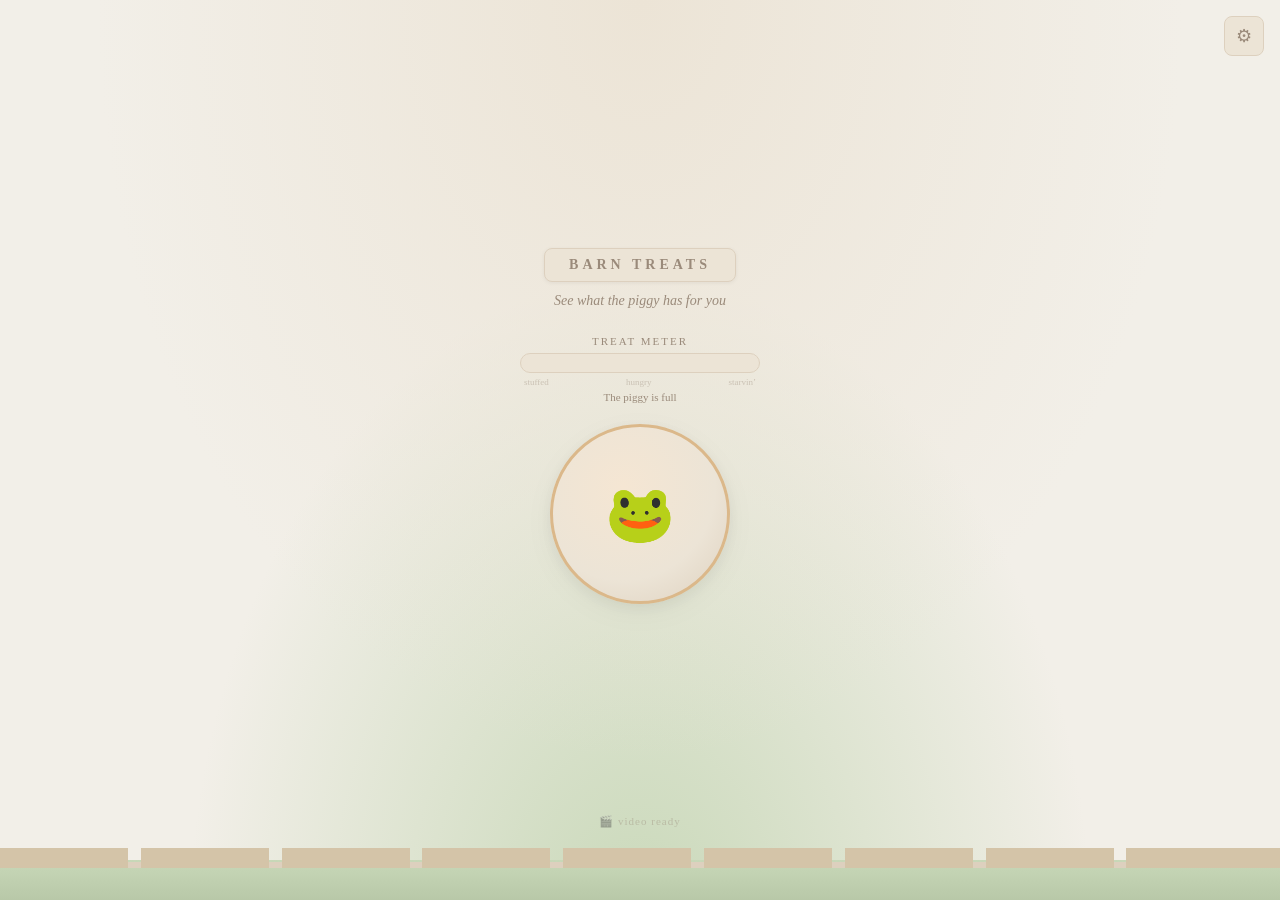
<file: barn/index.html>
<!DOCTYPE html>
<html lang="en">
<head>
    <meta charset="UTF-8">
    <meta name="viewport" content="width=device-width, initial-scale=1.0, maximum-scale=1.0, user-scalable=no">
    <title>Barn Treats</title>
    <link rel="manifest" href="manifest.json">
    <meta name="theme-color" content="#f7f2ec">
    <meta name="apple-mobile-web-app-capable" content="yes">
    <meta name="apple-mobile-web-app-status-bar-style" content="black-translucent">
    <style>
        *, *::before, *::after {
            margin: 0;
            padding: 0;
            box-sizing: border-box;
        }
        :root {
            --bg: #f2efe8;
            --surface: #ece4d6;
            --surface2: #ddd0be;
            --accent: #e8bc9e;
            --accent2: #dbb88a;
            --wood: #d4c4a8;
            --grass: #c8d8b8;
            --text: #4a3f35;
            --text2: #9a8a7a;
            --radius: 14px;
            --font: Georgia, 'Times New Roman', Times, serif;
        }
        html, body {
            height: 100%;
            overflow: hidden;
            font-family: var(--font);
            background: var(--bg);
            color: var(--text);
            -webkit-tap-highlight-color: transparent;
            user-select: none;
            touch-action: manipulation;
        }
        body {
            display: flex;
            align-items: center;
            justify-content: center;
            background:
                radial-gradient(ellipse at 50% 0%, #ece4d6 0%, transparent 60%),
                radial-gradient(ellipse at 50% 105%, var(--grass) 0%, transparent 50%);
            background-color: var(--bg);
        }

        /* Grass strip at bottom */
        #grass {
            position: fixed;
            bottom: 0;
            left: 0;
            right: 0;
            height: 40px;
            background: linear-gradient(180deg, var(--grass), #b8c8a8);
            z-index: 0;
            pointer-events: none;
        }

        /* Wooden fence */
        #fence {
            position: fixed;
            bottom: 32px;
            left: 0;
            right: 0;
            height: 20px;
            background:
                linear-gradient(90deg,
                    var(--wood) 0%, var(--wood) 10%, transparent 10%, transparent 11%,
                    var(--wood) 11%, var(--wood) 21%, transparent 21%, transparent 22%,
                    var(--wood) 22%, var(--wood) 32%, transparent 32%, transparent 33%,
                    var(--wood) 33%, var(--wood) 43%, transparent 43%, transparent 44%,
                    var(--wood) 44%, var(--wood) 54%, transparent 54%, transparent 55%,
                    var(--wood) 55%, var(--wood) 65%, transparent 65%, transparent 66%,
                    var(--wood) 66%, var(--wood) 76%, transparent 76%, transparent 77%,
                    var(--wood) 77%, var(--wood) 87%, transparent 87%, transparent 88%,
                    var(--wood) 88%, var(--wood) 100%),
                linear-gradient(180deg, transparent calc(100% - 6px), var(--surface2) calc(100% - 6px));
            z-index: 0;
            pointer-events: none;
        }

        #app {
            display: flex;
            flex-direction: column;
            align-items: center;
            justify-content: center;
            width: 100%;
            height: 100%;
            padding: 24px 24px 72px;
            position: relative;
            z-index: 1;
        }

        /* Settings icon */
        #settingsBtn {
            position: absolute;
            top: 16px;
            right: 16px;
            width: 40px;
            height: 40px;
            border: 1px solid var(--surface2);
            background: var(--surface);
            color: var(--text2);
            font-size: 18px;
            border-radius: 8px;
            cursor: pointer;
            transition: background 0.2s, transform 0.2s;
            z-index: 10;
            display: flex;
            align-items: center;
            justify-content: center;
            font-family: var(--font);
        }
        #settingsBtn:hover, #settingsBtn:focus-visible {
            background: var(--surface2);
        }
        #settingsBtn:active {
            transform: scale(0.92);
        }

        /* Wood plank title bar */
        #titleBar {
            background: var(--surface);
            border: 1px solid var(--surface2);
            border-radius: 8px;
            padding: 8px 24px;
            margin-bottom: 8px;
            box-shadow: 0 1px 4px rgba(0,0,0,0.06);
        }
        #titleBar::before {
            display: none;
        }
        #title {
            font-size: 14px;
            font-weight: 700;
            text-transform: uppercase;
            letter-spacing: 4px;
            color: var(--text2);
        }

        #subtitle {
            font-size: 14px;
            color: var(--text2);
            margin-bottom: 24px;
            text-align: center;
            line-height: 1.5;
            font-style: italic;
            transition: opacity 0.3s;
        }

        /* Main button */
        #treatButton {
            width: 180px;
            height: 180px;
            border-radius: 50%;
            border: 3px solid var(--accent2);
            background:
                radial-gradient(circle at 40% 35%, #f5e6d3, var(--surface) 60%, var(--surface2));
            font-size: 64px;
            cursor: pointer;
            position: relative;
            transition: transform 0.15s, box-shadow 0.2s;
            box-shadow:
                0 4px 16px rgba(0,0,0,0.06),
                0 8px 32px rgba(0,0,0,0.04);
            display: flex;
            align-items: center;
            justify-content: center;
            outline: none;
            -webkit-tap-highlight-color: transparent;
        }
        #treatButton:hover, #treatButton:focus-visible {
            box-shadow:
                0 6px 24px rgba(0,0,0,0.10),
                0 12px 40px rgba(0,0,0,0.06);
            transform: scale(1.02);
        }
        #treatButton:active {
            transform: scale(0.94);
        }
        #treatButton .label {
            display: flex;
            align-items: center;
            justify-content: center;
        }
        #treatButton .label span {
            font-size: 56px;
            line-height: 1;
        }

        /* Rolling indicator */
        #rollingIndicator {
            display: none;
            align-items: center;
            justify-content: center;
            gap: 10px;
            margin-bottom: 16px;
            background: var(--surface);
            border: 1px solid var(--surface2);
            border-radius: 20px;
            padding: 6px 16px;
        }
        #rollingIndicator.visible {
            display: flex;
        }
        .rolling-emoji {
            font-size: 24px;
            animation: roll-bounce 0.15s steps(1) infinite;
        }
        @keyframes roll-bounce {
            0% { transform: scale(1) rotate(0deg); }
            50% { transform: scale(1.2) rotate(15deg); }
            100% { transform: scale(1) rotate(0deg); }
        }

        /* Hunger meter */
        #hungerMeter {
            width: 240px;
            margin-bottom: 20px;
            text-align: center;
        }
        #hungerLabel {
            font-size: 11px;
            color: var(--text2);
            text-transform: uppercase;
            letter-spacing: 2px;
            margin-bottom: 6px;
        }
        #trough {
            position: relative;
            height: 20px;
            border-radius: 10px;
            background: var(--surface);
            border: 1px solid var(--surface2);
            overflow: hidden;
        }
        #trough::before {
            display: none;
        }
        #troughFill {
            height: 100%;
            width: 0%;
            border-radius: 10px;
            background: linear-gradient(90deg, var(--accent), var(--accent2) 60%, #e8c8a0);
            transition: width 0.6s cubic-bezier(0.34, 1.56, 0.64, 1);
            position: relative;
        }
        #troughFill::after {
            display: none;
        }
        #troughFill.glow {
            box-shadow:
                0 0 12px rgba(219, 184, 138, 0.5),
                0 0 24px rgba(219, 184, 138, 0.25);
            animation: trough-glow 1.2s ease-in-out infinite;
        }
        @keyframes trough-glow {
            0%, 100% { box-shadow: 0 0 12px rgba(219, 184, 138, 0.5), 0 0 24px rgba(219, 184, 138, 0.25); }
            50% { box-shadow: 0 0 20px rgba(219, 184, 138, 0.7), 0 0 40px rgba(219, 184, 138, 0.4); }
        }
        #hungerStages {
            display: flex;
            justify-content: space-between;
            margin-top: 4px;
            font-size: 9px;
            color: var(--text2);
            opacity: 0.4;
            padding: 0 4px;
        }
        #hungerStatus {
            font-size: 11px;
            color: var(--text2);
            margin-top: 4px;
            min-height: 1.2em;
        }

        /* Result overlay */
        #resultOverlay {
            position: fixed;
            inset: 0;
            background: rgba(247, 242, 236, 0.92);
            backdrop-filter: blur(12px);
            -webkit-backdrop-filter: blur(12px);
            display: none;
            align-items: center;
            justify-content: center;
            z-index: 100;
            opacity: 0;
            transition: opacity 0.4s ease;
        }
        #resultOverlay.visible {
            display: flex;
            opacity: 1;
        }
        #resultContent {
            text-align: center;
            max-width: 90vw;
            max-height: 85vh;
            animation: result-enter 0.6s cubic-bezier(0.34, 1.56, 0.64, 1);
            position: relative;
        }
        @keyframes result-enter {
            0% { transform: scale(0.6) translateY(30px); opacity: 0; }
            100% { transform: scale(1) translateY(0); opacity: 1; }
        }
        #resultVideo {
            max-width: 100%;
            max-height: 55vh;
            border-radius: var(--radius);
            display: none;
            box-shadow: 0 4px 20px rgba(0,0,0,0.08);
            margin-bottom: 16px;
        }
        #resultVideo.visible {
            display: block;
        }
        #resultEmoji {
            font-size: 72px;
            margin-bottom: 12px;
            display: block;
            filter: drop-shadow(0 2px 8px rgba(0,0,0,0.3));
        }
        #resultTitle {
            font-size: 28px;
            font-weight: 700;
            margin-bottom: 6px;
        }
        #resultTitle.treat {
            color: var(--accent2);
        }
        #resultTitle.notreat {
            color: var(--text2);
        }
        #resultMessage {
            font-size: 16px;
            color: var(--text2);
            margin-top: 4px;
            line-height: 1.5;
            font-style: italic;
        }
        #resultDismiss {
            margin-top: 24px;
            padding: 10px 32px;
            border: 1px solid var(--surface2);
            border-radius: 20px;
            background: var(--surface);
            color: var(--text2);
            font-size: 14px;
            font-family: var(--font);
            cursor: pointer;
            transition: background 0.2s;
        }
        #resultDismiss:hover {
            background: var(--surface2);
        }
        #resultDismiss.hidden {
            display: none;
        }

        /* Confetti canvas */
        #confettiCanvas {
            position: fixed;
            inset: 0;
            pointer-events: none;
            z-index: 101;
        }

        /* Settings modal */
        #settingsOverlay {
            position: fixed;
            inset: 0;
            background: rgba(247, 242, 236, 0.85);
            backdrop-filter: blur(6px);
            -webkit-backdrop-filter: blur(6px);
            display: none;
            align-items: center;
            justify-content: center;
            z-index: 200;
        }
        #settingsOverlay.visible {
            display: flex;
        }
        #settingsModal {
            background: var(--surface);
            border: 1px solid var(--surface2);
            border-radius: var(--radius);
            padding: 28px;
            width: 340px;
            max-width: 92vw;
            max-height: 85vh;
            overflow-y: auto;
            animation: modal-enter 0.3s ease;
            box-shadow: 0 8px 40px rgba(0,0,0,0.08);
            position: relative;
        }
        #settingsModal::before {
            display: none;
        }
        @keyframes modal-enter {
            0% { transform: scale(0.9) translateY(20px); opacity: 0; }
            100% { transform: scale(1) translateY(0); opacity: 1; }
        }
        #settingsModal h2 {
            font-size: 18px;
            margin-bottom: 24px;
            color: var(--text);
            text-align: center;
            text-transform: uppercase;
            letter-spacing: 3px;
        }
        .setting-group {
            margin-bottom: 18px;
        }
        .setting-group label {
            display: block;
            font-size: 13px;
            color: var(--text2);
            margin-bottom: 6px;
            font-weight: 500;
        }
        .setting-group input[type="number"],
        .setting-group input[type="text"] {
            width: 100%;
            padding: 10px 14px;
            border: 1px solid var(--surface2);
            border-radius: 8px;
            background: var(--bg);
            color: var(--text);
            font-size: 15px;
            font-family: var(--font);
            outline: none;
            transition: border-color 0.2s;
        }
        .setting-group input[type="number"]:focus,
        .setting-group input[type="text"]:focus {
            border-color: var(--accent2);
        }
        .setting-group .hint {
            font-size: 11px;
            color: var(--text2);
            margin-top: 4px;
            opacity: 0.7;
        }
        .setting-group .checkbox-group {
            display: flex;
            align-items: center;
            gap: 10px;
            margin-top: 4px;
        }
        .setting-group .checkbox-group input[type="checkbox"] {
            width: 18px;
            height: 18px;
            accent-color: var(--accent2);
        }
        .modal-buttons {
            display: flex;
            gap: 10px;
            margin-top: 24px;
        }
        .modal-buttons button {
            flex: 1;
            padding: 10px;
            border: none;
            border-radius: 8px;
            font-size: 13px;
            font-weight: 700;
            font-family: var(--font);
            cursor: pointer;
            transition: background 0.2s, transform 0.1s;
            text-transform: uppercase;
            letter-spacing: 1px;
        }
        .modal-buttons button:active {
            transform: scale(0.97);
        }
        .modal-buttons .btn-primary {
            background: var(--accent2);
            color: #fff;
        }
        .modal-buttons .btn-primary:hover {
            background: #c9a070;
        }
        .modal-buttons .btn-secondary {
            background: var(--surface2);
            color: var(--text);
        }
        .modal-buttons .btn-secondary:hover {
            background: #d0c0a8;
        }
        .modal-buttons .btn-danger {
            background: #d4a098;
            color: #fff;
        }
        .modal-buttons .btn-danger:hover {
            background: #c09088;
        }
        .modal-close {
            position: absolute;
            top: 12px;
            right: 12px;
            background: none;
            border: none;
            color: var(--text2);
            font-size: 22px;
            cursor: pointer;
            width: 36px;
            height: 36px;
            border-radius: 50%;
            display: flex;
            align-items: center;
            justify-content: center;
            transition: background 0.2s;
            z-index: 1;
        }
        .modal-close:hover {
            background: var(--surface2);
        }

        /* Text mode badge */
        #modeBadge {
            position: absolute;
            bottom: 72px;
            left: 50%;
            transform: translateX(-50%);
            font-size: 11px;
            color: var(--text2);
            opacity: 0.4;
            letter-spacing: 1px;
            pointer-events: none;
            white-space: nowrap;
        }

        /* Responsive */
        @media (max-width: 480px) {
            #treatButton {
                width: 150px;
                height: 150px;
            }
            #treatButton .label span {
                font-size: 44px;
            }
            #resultEmoji {
                font-size: 56px;
            }
            #resultTitle {
                font-size: 22px;
            }
            #settingsModal {
                padding: 24px;
            }
            #hungerMeter {
                width: 200px;
            }
            #grass {
                height: 32px;
            }
            #fence {
                bottom: 26px;
                height: 16px;
            }
        }
        @media (max-height: 640px) {
            #treatButton {
                width: 120px;
                height: 120px;
            }
            #treatButton .label span {
                font-size: 36px;
            }
            #subtitle {
                margin-bottom: 16px;
            }
            #titleBar {
                padding: 5px 16px;
            }
            #hungerMeter {
                width: 180px;
                margin-bottom: 12px;
            }
            #trough {
                height: 16px;
            }
            #hungerStages, #hungerStatus {
                display: none;
            }
            #grass {
                height: 28px;
            }
            #fence {
                bottom: 22px;
                height: 14px;
            }
            #app {
                padding: 24px 24px 56px;
            }
            #modeBadge {
                bottom: 56px;
            }
        }

        ::-webkit-scrollbar {
            width: 4px;
        }
        ::-webkit-scrollbar-track {
            background: transparent;
        }
        ::-webkit-scrollbar-thumb {
            background: var(--surface2);
            border-radius: 4px;
        }
    </style>
</head>
<body>
    <div id="grass"></div>
    <div id="fence"></div>

    <div id="app">
        <button id="settingsBtn" aria-label="Settings">&#9881;</button>

        <div id="titleBar">
            <div id="title">Barn Treats</div>
        </div>
        <div id="subtitle">See what the piggy has for you</div>

        <div id="rollingIndicator">
            <span class="rolling-emoji">&#127920;</span>
            <span id="rollingText" style="color:var(--text2);font-size:14px;">The piggy is thinkin&rsquo;...</span>
        </div>

        <div id="hungerMeter">
            <div id="hungerLabel">Treat Meter</div>
            <div id="trough">
                <div id="troughFill"></div>
            </div>
            <div id="hungerStages">
                <span>stuffed</span>
                <span>hungry</span>
                <span>starvin&rsquo;</span>
            </div>
            <div id="hungerStatus">The piggy is full</div>
        </div>

        <button id="treatButton">
            <span class="label">
                <span>&#128056;</span>
            </span>
        </button>

        <div id="modeBadge">text mode</div>
    </div>

    <!-- Result overlay -->
    <div id="resultOverlay">
        <div id="resultContent">
            <video id="resultVideo" playsinline muted></video>
            <div id="resultEmoji"></div>
            <div id="resultTitle"></div>
            <div id="resultMessage"></div>
            <button id="resultDismiss">Back to barn</button>
        </div>
    </div>
    <canvas id="confettiCanvas" width="0" height="0"></canvas>

    <!-- Settings -->
    <div id="settingsOverlay">
        <div id="settingsModal">
            <button class="modal-close" id="settingsClose">&times;</button>
            <h2>Barn Settings</h2>

            <div class="setting-group">
                <label for="counterInput">Total Treats</label>
                <input type="number" id="counterInput" min="0" step="1" readonly style="background:var(--bg);color:var(--text2);cursor:not-allowed;border-color:var(--surface2);">
                <div class="hint">How many times you&rsquo;ve asked. Read-only.</div>
            </div>

            <div class="setting-group">
                <div class="checkbox-group">
                    <input type="checkbox" id="textModeOnly">
                    <label for="textModeOnly" style="margin:0;">Text-only mode (ignore videos)</label>
                </div>
            </div>

            <div class="setting-group">
                <div class="checkbox-group">
                    <input type="checkbox" id="showCounter">
                    <label for="showCounter" style="margin:0;">Show counter on screen</label>
                </div>
            </div>

            <div class="modal-buttons">
                <button class="btn-primary" id="settingsSave">Save</button>
                <button class="btn-secondary" id="settingsCancel">Cancel</button>
                <button class="btn-danger" id="settingsReset">Reset All</button>
            </div>
        </div>
    </div>

    <script>
    (function() {
        'use strict';

        const DEFAULTS = {
            counter: 0,
            patsSinceLastTreat: 0,
            videoPaths: ['videos/treat.mp4'],
            textModeOnly: false,
            showCounter: false,
        };

        const STORAGE_KEY = 'treat-button-state';

        // Internal probability constants (not configurable)
        const MIN_CHANCE = 0.04;
        const MAX_CHANCE = 0.99;
        const STREAK_CAP = 10;

        let state = loadState();
        let isAnimating = false;
        let rollingInterval = null;

        // DOM refs
        const btn = document.getElementById('treatButton');
        const subtitleEl = document.getElementById('subtitle');
        const modeBadge = document.getElementById('modeBadge');
        const btnEmoji = btn.querySelector('.label span');
        const resultOverlay = document.getElementById('resultOverlay');
        const resultVideo = document.getElementById('resultVideo');
        const resultEmoji = document.getElementById('resultEmoji');
        const resultTitle = document.getElementById('resultTitle');
        const resultMessage = document.getElementById('resultMessage');
        const resultDismiss = document.getElementById('resultDismiss');
        const rollingIndicator = document.getElementById('rollingIndicator');
        const rollingText = document.getElementById('rollingText');
        const settingsOverlay = document.getElementById('settingsOverlay');
        const settingsBtn = document.getElementById('settingsBtn');
        const settingsClose = document.getElementById('settingsClose');
        const settingsSave = document.getElementById('settingsSave');
        const settingsCancel = document.getElementById('settingsCancel');
        const settingsReset = document.getElementById('settingsReset');
        const counterInput = document.getElementById('counterInput');
        const textModeOnlyCheck = document.getElementById('textModeOnly');
        const showCounterCheck = document.getElementById('showCounter');
        const troughFill = document.getElementById('troughFill');
        const hungerStatus = document.getElementById('hungerStatus');
        const confettiCanvas = document.getElementById('confettiCanvas');

        function loadState() {
            try {
                const raw = localStorage.getItem(STORAGE_KEY);
                if (raw) {
                    const parsed = JSON.parse(raw);
                    return { ...DEFAULTS, ...parsed };
                }
            } catch (e) {}
            return { ...DEFAULTS };
        }

        function saveState() {
            try {
                localStorage.setItem(STORAGE_KEY, JSON.stringify(state));
            } catch (e) {}
        }

        // ---------- Probability ----------
        function getTreatProbability() {
            const t = Math.min(1, state.patsSinceLastTreat / STREAK_CAP);
            const curve = t * t * (3 - 2 * t);
            const prob = MIN_CHANCE + (MAX_CHANCE - MIN_CHANCE) * curve;
            const jitter = (Math.random() - 0.5) * 0.1;
            return Math.max(MIN_CHANCE, Math.min(MAX_CHANCE, prob + jitter));
        }

        function isTreat() {
            return Math.random() < getTreatProbability();
        }

        // ---------- Hunger Meter ----------
        const HUNGER_STATUSES = [
            { max: 0.25, label: 'The piggy is full' },
            { max: 0.50, label: 'The piggy is peckish' },
            { max: 0.75, label: 'The piggy is getting hungry' },
            { max: 0.90, label: 'The piggy is very hungry!' },
            { max: 1.00, label: 'The piggy is STARVING!' },
        ];
        function updateHungerMeter() {
            const pct = Math.min(100, (state.patsSinceLastTreat / STREAK_CAP) * 100);
            troughFill.style.width = pct + '%';
            troughFill.classList.toggle('glow', pct >= 90);
            const status = HUNGER_STATUSES.find(s => pct / 100 <= s.max) || HUNGER_STATUSES[HUNGER_STATUSES.length - 1];
            hungerStatus.textContent = status.label;
        }

        // ---------- Confetti (farm colors) ----------
        function launchConfetti() {
            const canvas = confettiCanvas;
            const ctx = canvas.getContext('2d');
            canvas.width = window.innerWidth;
            canvas.height = window.innerHeight;

            const colors = ['#d4a017', '#cc3333', '#228B22', '#8B6914', '#f5e6d3', '#cd5c5c'];
            const particles = [];
            const count = 120;

            for (let i = 0; i < count; i++) {
                particles.push({
                    x: canvas.width * 0.5 + (Math.random() - 0.5) * 120,
                    y: canvas.height * 0.3,
                    vx: (Math.random() - 0.5) * 14,
                    vy: -Math.random() * 16 - 4,
                    w: Math.random() * 10 + 3,
                    h: Math.random() * 6 + 3,
                    color: colors[Math.floor(Math.random() * colors.length)],
                    rotation: Math.random() * 360,
                    rotSpeed: (Math.random() - 0.5) * 12,
                    gravity: 0.3 + Math.random() * 0.15,
                    drag: 0.99,
                });
            }

            let frame = 0;
            const maxFrames = 200;

            function animate() {
                if (frame >= maxFrames) {
                    ctx.clearRect(0, 0, canvas.width, canvas.height);
                    return;
                }
                ctx.clearRect(0, 0, canvas.width, canvas.height);

                for (const p of particles) {
                    p.vy += p.gravity;
                    p.vx *= p.drag;
                    p.vy *= p.drag;
                    p.x += p.vx;
                    p.y += p.vy;
                    p.rotation += p.rotSpeed;

                    ctx.save();
                    ctx.translate(p.x, p.y);
                    ctx.rotate(p.rotation * Math.PI / 180);
                    ctx.fillStyle = p.color;
                    ctx.fillRect(-p.w / 2, -p.h / 2, p.w, p.h);
                    ctx.restore();
                }

                frame++;
                requestAnimationFrame(animate);
            }
            animate();
        }

        // ---------- Rolling animation ----------
        const VERBS = [
            'is thinking', 'is dreaming', 'is looking', 'is searching',
            'is hoping', 'is wishing', 'is waiting', 'is checking',
            'is planning', 'is humming', 'is wondering', 'is asking',
            'is peeking', 'is smiling', 'is listening', 'is preparing',
            'is gazing', 'is resting', 'is nodding', 'is hoping',
        ];
        const ADVERBS = [
            'happily', 'eagerly', 'gently', 'quietly',
            'secretly', 'patiently', 'carefully', 'proudly',
            'softly', 'sleepily', 'merrily', 'fondly',
            'gratefully', 'playfully', 'calmly', 'warmly',
            'slowly', 'brightly', 'sneakily', 'lovingly',
        ];
        const ACTIONS = [
            'about their favourite snack', 'for a tasty treat',
            'about how great you are', 'in the cozy hay',
            'through the snack stash', 'at the twinkling stars',
            'for hidden goodies', 'for you',
            'on the lookout', 'about what to get you',
            'in the warm barn', 'about today',
            'for the perfect moment', 'with all their heart',
            'about nothing at all', 'for a little while',
            'in piggy heaven', 'about the little things',
            'for a snack break', 'about tomorrow',
        ];
        function randomRollingMessage() {
            const verb = VERBS[Math.floor(Math.random() * VERBS.length)];
            const adverb = ADVERBS[Math.floor(Math.random() * ADVERBS.length)];
            const action = ACTIONS[Math.floor(Math.random() * ACTIONS.length)];
            return `Piggy ${verb} ${adverb} ${action}...`;
        }
        function startRolling() {
            const emojis = ['🐷', '🍟', '🍿', '🥨', '🌾', '🧀', '🍎', '🥜', '🍪', '🍩'];
            let idx = 0;
            rollingIndicator.classList.add('visible');
            rollingIndicator.querySelector('.rolling-emoji').textContent = emojis[0];
            rollingText.textContent = randomRollingMessage();

            rollingInterval = setInterval(() => {
                idx = (idx + 1) % emojis.length;
                rollingIndicator.querySelector('.rolling-emoji').textContent = emojis[idx];
            }, 100);
        }

        function stopRolling() {
            rollingIndicator.classList.remove('visible');
            if (rollingInterval) {
                clearInterval(rollingInterval);
                rollingInterval = null;
            }
        }

        // ---------- Video playback ----------
        async function tryPlayVideo(paths) {
            for (const p of paths) {
                const src = p.trim();
                if (!src) continue;
                resultVideo.src = src;
                resultVideo.style.display = 'block';
                resultVideo.load();
                try {
                    await resultVideo.play();
                    resultVideo.classList.add('visible');
                    return true;
                } catch {
                    resultVideo.style.display = 'none';
                    resultVideo.classList.remove('visible');
                }
            }
            return false;
        }

        // ---------- Handle click ----------
        async function handleClick() {
            if (isAnimating) return;
            isAnimating = true;

            state.counter++;
            state.patsSinceLastTreat++;
            saveState();
            updateUI();

            btnEmoji.textContent = '🐖';
            startRolling();

            const treat = isTreat();

            // Anticipation
            const delay = 1200 + Math.random() * 800;
            await new Promise(r => setTimeout(r, delay));
            stopRolling();

            // Reset overlay
            resultVideo.classList.remove('visible');
            resultVideo.pause();
            resultVideo.src = '';
            resultVideo.style.display = '';
            resultDismiss.classList.remove('hidden');

            // No-treat is always text
            if (!treat) {
                resultEmoji.textContent = '😔';
                resultTitle.textContent = 'No treat today';
                resultTitle.className = 'notreat';
                resultMessage.textContent = 'No luck this time. Try again!';
                resultOverlay.classList.add('visible');
                btnEmoji.textContent = '😔';
            } else {
                state.patsSinceLastTreat = 0;
                saveState();
                updateUI();
                // Treat — try video unless text-only mode
                let videoPlayed = false;
                if (!state.textModeOnly && state.videoPaths.length > 0) {
                    videoPlayed = await tryPlayVideo(state.videoPaths);
                }

                if (videoPlayed) {
                    resultEmoji.textContent = '';
                    resultTitle.textContent = '';
                    resultTitle.className = '';
                    resultMessage.textContent = '';
                    resultDismiss.classList.add('hidden');

                    resultVideo.addEventListener('ended', () => {
                        resultDismiss.classList.remove('hidden');
                    }, { once: true });

                    setTimeout(() => {
                        resultDismiss.classList.remove('hidden');
                    }, 8000);
                } else {
                    resultEmoji.textContent = '🐷';
                    resultTitle.textContent = 'TREAT TIME!';
                    resultTitle.className = 'treat';
                    resultMessage.textContent = 'The piggy shared a snack!';
                }

                launchConfetti();
                resultOverlay.classList.add('visible');
                btnEmoji.textContent = '🎉';
            }

            setTimeout(() => {
                if (!isAnimating) btnEmoji.textContent = '🐷';
            }, 1500);

            isAnimating = false;
        }

        // ---------- Dismiss ----------
        function dismissResult() {
            resultOverlay.classList.remove('visible');
            resultVideo.pause();
            resultVideo.src = '';
            resultVideo.classList.remove('visible');
            resultVideo.style.display = '';
            resultDismiss.classList.remove('hidden');
            btnEmoji.textContent = '🐷';
        }

        // ---------- Settings ----------
        function openSettings() {
            counterInput.value = state.counter;
            textModeOnlyCheck.checked = state.textModeOnly;
            showCounterCheck.checked = state.showCounter;
            settingsOverlay.classList.add('visible');
        }

        function closeSettings() {
            settingsOverlay.classList.remove('visible');
        }

        function saveSettings() {
            const nc = parseInt(counterInput.value, 10);
            if (!isNaN(nc) && nc >= 0) state.counter = nc;

            state.textModeOnly = textModeOnlyCheck.checked;
            state.showCounter = showCounterCheck.checked;

            saveState();
            updateUI();
            closeSettings();
        }

        function resetAll() {
            if (confirm('Reset everything? Counter and all settings will be cleared.')) {
                state = { ...DEFAULTS };
                saveState();
                closeSettings();
                updateUI();
            }
        }

        // ---------- UI update ----------
        function updateUI() {
            subtitleEl.textContent = state.showCounter
                ? `Ask the piggy for a treat · ${state.counter} times`
                : 'See what the piggy has for you';

            if (state.textModeOnly || state.videoPaths.length === 0) {
                modeBadge.textContent = 'text mode';
            } else {
                modeBadge.textContent = '🎬 video ready';
            }

            updateHungerMeter();
        }

        // ---------- Keyboard ----------
        document.addEventListener('keydown', (e) => {
            if (e.key === ' ' || e.key === 'Enter') {
                if (settingsOverlay.classList.contains('visible')) {
                    if (e.key === 'Enter') saveSettings();
                    return;
                }
                if (resultOverlay.classList.contains('visible')) {
                    dismissResult();
                    return;
                }
                e.preventDefault();
                handleClick();
            }
            if (e.key === 'Escape') {
                if (resultOverlay.classList.contains('visible')) dismissResult();
                if (settingsOverlay.classList.contains('visible')) closeSettings();
            }
        });

        // ---------- Events ----------
        btn.addEventListener('click', handleClick);
        resultDismiss.addEventListener('click', dismissResult);
        resultOverlay.addEventListener('click', (e) => {
            if (e.target === resultOverlay) dismissResult();
        });
        settingsBtn.addEventListener('click', openSettings);
        settingsClose.addEventListener('click', closeSettings);
        settingsCancel.addEventListener('click', closeSettings);
        settingsOverlay.addEventListener('click', (e) => {
            if (e.target === settingsOverlay) closeSettings();
        });
        settingsSave.addEventListener('click', saveSettings);
        settingsReset.addEventListener('click', resetAll);

        window.addEventListener('resize', () => {
            confettiCanvas.width = window.innerWidth;
            confettiCanvas.height = window.innerHeight;
        });

        // ---------- Service worker ----------
        if ('serviceWorker' in navigator) {
            navigator.serviceWorker.register('sw.js').catch(() => {});
        }

        // ---------- Init ----------
        updateUI();
        console.log('🐷 Barn Treats loaded!');
        console.log('   Looking for videos/treat.mp4 by default.');
        console.log('   Fallback to text mode if no video is found.');
    })();
    </script>
</body>
</html>
</file>
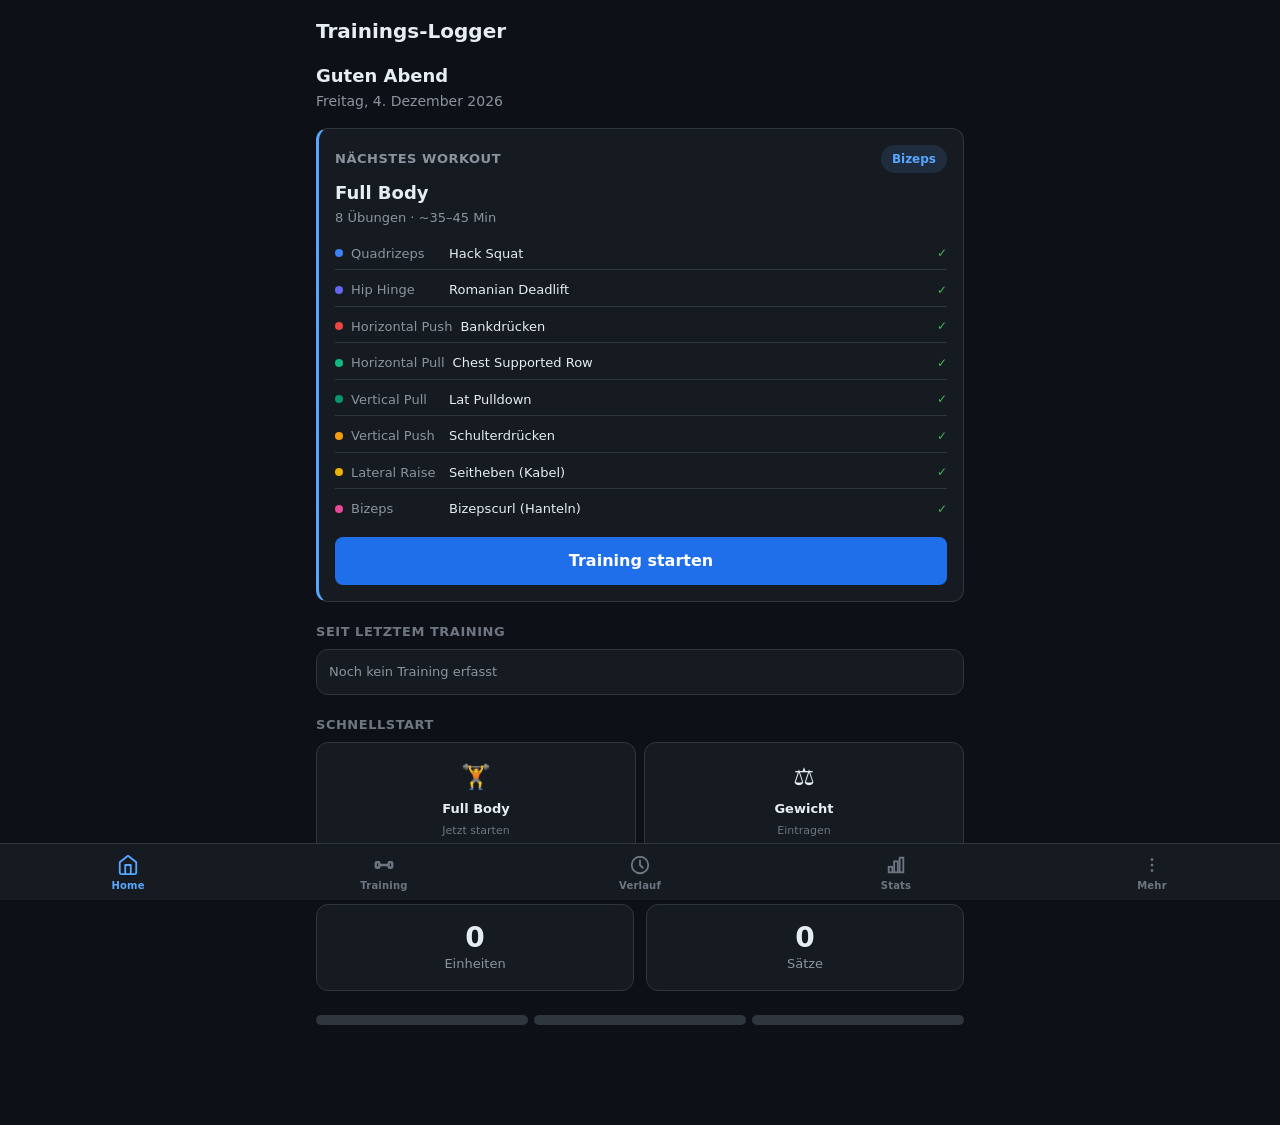
<file: gym/index.html>
<!DOCTYPE html>
<html lang="de">
<head>
<meta charset="UTF-8">
<meta name="viewport" content="width=device-width,initial-scale=1,viewport-fit=cover">
<meta name="theme-color" content="#0d1117">
<meta name="apple-mobile-web-app-capable" content="yes">
<meta name="apple-mobile-web-app-status-bar-style" content="black-translucent">
<title>Trainings-Logger</title>
<link rel="manifest" href="manifest.json">
<style>
*,*::before,*::after{box-sizing:border-box;margin:0;padding:0}
:root{
  --bg-0:#010409;--bg-1:#0d1117;--bg-2:#161b22;--bg-3:#21262d;--bg-4:#30363d;
  --fg-0:#e6edf3;--fg-1:#8b949e;--fg-2:#6e7681;
  --accent:#58a6ff;--accent-emph:#1f6feb;
  --green:#3fb950;--green-bg:rgba(63,185,80,.12);
  --yellow:#d29922;--yellow-bg:rgba(210,153,34,.12);
  --red:#f85149;--red-bg:rgba(248,81,73,.12);
  --radius:12px;--radius-sm:8px;
  --font:system-ui,-apple-system,BlinkMacSystemFont,'Segoe UI',Roboto,Helvetica,Arial,sans-serif;
  --safe-b:env(safe-area-inset-bottom,0px);
}
html{font-size:16px;-webkit-text-size-adjust:100%}
body{font-family:var(--font);background:var(--bg-1);color:var(--fg-0);line-height:1.5;min-height:100dvh;overflow-x:hidden;-webkit-tap-highlight-color:transparent}
input,select,button,textarea{font:inherit;font-size:16px}
#app{display:flex;flex-direction:column;min-height:100dvh}
#main{flex:1;padding:0 16px 100px;max-width:680px;width:100%;margin:0 auto}
#nav{position:fixed;bottom:0;left:0;right:0;background:var(--bg-2);border-top:1px solid var(--bg-4);display:flex;z-index:100;padding-bottom:var(--safe-b)}
.nav-btn{flex:1;display:flex;flex-direction:column;align-items:center;justify-content:center;gap:2px;padding:8px 0 6px;background:0;border:0;color:var(--fg-2);cursor:pointer;transition:color .15s;min-height:56px;-webkit-tap-highlight-color:transparent}
.nav-btn.active{color:var(--accent)}
.nav-btn svg{width:22px;height:22px}
.nav-btn span{font-size:.625rem;font-weight:600;letter-spacing:.02em}
.card{background:var(--bg-2);border:1px solid var(--bg-4);border-radius:var(--radius);padding:16px;margin-bottom:12px}
.card-sm{padding:12px}
.card-accent{border-left:3px solid var(--accent)}
.card-title{font-size:.8125rem;font-weight:600;color:var(--fg-1);text-transform:uppercase;letter-spacing:.04em}
.card-value{font-size:1.75rem;font-weight:700;line-height:1.2}
.score-row{display:flex;gap:12px;margin-bottom:12px}
.score-box{flex:1;text-align:center;padding:16px 8px}
.btn{display:inline-flex;align-items:center;justify-content:center;gap:8px;padding:12px 20px;border:none;border-radius:var(--radius-sm);font-weight:600;cursor:pointer;transition:all .15s;min-height:48px;text-decoration:none}
.btn-primary{background:var(--accent-emph);color:#fff}.btn-primary:hover{background:var(--accent)}
.btn-secondary{background:var(--bg-3);color:var(--fg-0);border:1px solid var(--bg-4)}.btn-secondary:hover{background:var(--bg-4)}
.btn-danger{background:var(--red-bg);color:var(--red)}.btn-danger:hover{background:var(--red);color:#fff}
.btn-ghost{background:0;color:var(--fg-1);padding:8px 12px}.btn-ghost:hover{color:var(--fg-0)}
.btn-full{width:100%}
.btn-sm{padding:8px 14px;font-size:.8125rem;min-height:36px}
.btn-group{display:flex;gap:8px;margin-top:12px}
.btn-group .btn{flex:1}
.page-header{display:flex;align-items:center;justify-content:space-between;padding:16px 0 12px;gap:12px}
.page-header h1{font-size:1.25rem;font-weight:700}
.back-btn{background:0;border:1px solid var(--bg-4);color:var(--fg-1);border-radius:var(--radius-sm);padding:8px 14px;cursor:pointer;font-size:.875rem;min-height:40px;transition:background .15s}
.back-btn:hover{background:var(--bg-3)}
.greeting{font-size:1.125rem;font-weight:600;margin:4px 0 16px}
.greeting-sub{font-size:.875rem;color:var(--fg-1);font-weight:400;margin-top:2px}
.tag{display:inline-block;padding:4px 10px;border-radius:20px;font-size:.75rem;font-weight:600;background:var(--bg-3);color:var(--fg-1);border:1px solid var(--bg-4)}
.tag-accent{background:rgba(88,166,255,.12);color:var(--accent);border-color:transparent}
.tag-green{background:var(--green-bg);color:var(--green);border-color:transparent}
.group-card{margin-bottom:14px;border-left:3px solid var(--bg-4)}
.group-name{font-weight:600;font-size:1rem}
.group-meta{font-size:.75rem;color:var(--fg-1);margin-top:2px}
.group-body{margin-top:10px}
.group-num{display:inline-flex;align-items:center;justify-content:center;width:22px;height:22px;border-radius:50%;background:var(--bg-4);font-size:.6875rem;font-weight:700;color:var(--fg-1);margin-right:6px;flex-shrink:0}
.exercise-select{width:100%;padding:10px 12px;border:1px solid var(--bg-4);border-radius:var(--radius-sm);background:var(--bg-3);color:var(--fg-0);appearance:none;-webkit-appearance:none;background-image:url("data:image/svg+xml,%3Csvg xmlns='http://www.w3.org/2000/svg' width='12' height='12' viewBox='0 0 12 12'%3E%3Cpath fill='%238b949e' d='M6 8L1 3h10z'/%3E%3C/svg%3E");background-repeat:no-repeat;background-position:right 12px center;cursor:pointer;min-height:44px}
.exercise-select:focus{outline:2px solid var(--accent);outline-offset:1px;border-color:transparent}
.exercise-select.cooldown-active{border-color:var(--yellow)}
.last-info{font-size:.75rem;color:var(--fg-2);margin:6px 0;padding:8px;background:var(--bg-3);border-radius:var(--radius-sm)}
.last-info strong{color:var(--fg-1)}
.set-row{display:flex;align-items:center;gap:6px;margin-bottom:6px}
.set-num{font-size:.8125rem;color:var(--fg-2);min-width:24px;font-weight:600}
.set-input{min-width:0;padding:10px 8px;border:1px solid var(--bg-4);border-radius:var(--radius-sm);text-align:center;min-height:44px;background:var(--bg-3);color:var(--fg-0);transition:border-color .15s;font-size:16px}
.set-input:focus{outline:2px solid var(--accent);outline-offset:1px;border-color:transparent}
.set-input::placeholder{color:var(--fg-2)}
.set-weight{flex:1;max-width:80px}
.set-reps{flex:1;max-width:60px}
.set-rir{flex:0 0 56px}
.set-unit{font-size:.7rem;color:var(--fg-2);min-width:16px}
.btn-rm{background:0;border:0;color:var(--fg-2);cursor:pointer;padding:8px;border-radius:var(--radius-sm);min-height:40px;min-width:40px;display:flex;align-items:center;justify-content:center;font-size:1rem;transition:color .15s}
.btn-rm:hover{color:var(--red)}
.btn-add-set{width:100%;padding:10px;background:0;border:1px dashed var(--bg-4);border-radius:var(--radius-sm);color:var(--fg-2);cursor:pointer;font-size:.8125rem;min-height:44px;transition:all .15s;margin-top:4px}
.btn-add-set:hover{border-color:var(--accent);color:var(--accent)}
.note-toggle{background:0;border:1px solid var(--bg-4);color:var(--fg-2);cursor:pointer;padding:4px 8px;border-radius:var(--radius-sm);font-size:.875rem;min-height:40px;min-width:40px;display:flex;align-items:center;justify-content:center;transition:all .15s;flex-shrink:0}
.note-toggle:hover{background:var(--bg-3)}
.note-toggle.active{color:var(--accent);border-color:var(--accent)}
.note-area{margin:8px 0}
.note-textarea{width:100%;padding:10px 12px;border:1px solid var(--bg-4);border-radius:var(--radius-sm);background:var(--bg-3);color:var(--fg-0);resize:vertical;min-height:60px;font-size:.875rem;font-family:var(--font)}
.note-textarea:focus{outline:2px solid var(--accent);outline-offset:1px;border-color:transparent}
.exercise-row{display:flex;gap:8px;align-items:flex-start}
.exercise-row .exercise-select{flex:1}
.history-item{margin-bottom:8px}
.history-header{display:flex;align-items:center;justify-content:space-between;padding:14px 16px;cursor:pointer;gap:8px;transition:background .15s;border-radius:var(--radius);background:var(--bg-2);border:1px solid var(--bg-4)}
.history-header:hover{background:var(--bg-3)}
.history-date{font-weight:600;font-size:.9375rem}
.history-meta{font-size:.75rem;color:var(--fg-1)}
.history-type{margin-left:auto;font-size:.75rem;font-weight:600;color:var(--accent);white-space:nowrap}
.history-arrow{color:var(--fg-2);font-size:.7rem;transition:transform .15s;margin-left:8px}
.history-item.open .history-arrow{transform:rotate(180deg)}
.history-detail{padding:12px 16px;display:none;background:var(--bg-2);border:1px solid var(--bg-4);border-top:0;border-radius:0 0 var(--radius) var(--radius);margin-top:-8px}
.history-item.open .history-detail{display:block}
.history-group{margin-bottom:8px}.history-group:last-child{margin-bottom:0}
.history-group-name{font-weight:500;font-size:.8125rem}
.history-group-ex{font-size:.75rem;color:var(--fg-1);margin-bottom:2px}
.history-sets{display:flex;flex-wrap:wrap;gap:4px}
.history-set{background:var(--bg-3);border-radius:4px;padding:2px 8px;font-size:.75rem;color:var(--fg-1)}
.stat-row{display:flex;justify-content:space-between;align-items:center;padding:10px 0;border-bottom:1px solid var(--bg-4)}
.stat-row:last-child{border-bottom:0}
.stat-label{font-size:.875rem;color:var(--fg-1)}
.stat-value{font-size:.9375rem;font-weight:600}
.bar-chart{display:flex;align-items:flex-end;gap:6px;height:120px;padding-top:8px}
.bar-col{flex:1;display:flex;flex-direction:column;align-items:center;gap:4px}
.bar{width:100%;border-radius:4px 4px 0 0;background:var(--accent);min-height:2px;transition:height .3s}
.bar-label{font-size:.625rem;color:var(--fg-2);white-space:nowrap}
.hbar-row{display:flex;align-items:center;gap:8px;margin-bottom:8px}
.hbar-label{font-size:.75rem;color:var(--fg-1);min-width:100px;text-align:right}
.hbar-track{flex:1;height:20px;background:var(--bg-4);border-radius:4px;overflow:hidden}
.hbar-fill{height:100%;border-radius:4px;background:var(--accent);transition:width .3s}
.hbar-val{font-size:.75rem;color:var(--fg-1);min-width:40px}
.more-list{display:flex;flex-direction:column;gap:2px;margin-top:12px}
.more-item{display:flex;align-items:center;justify-content:space-between;padding:14px 16px;background:var(--bg-2);border:1px solid var(--bg-4);border-radius:var(--radius-sm);cursor:pointer;transition:background .15s;min-height:52px}
.more-item:first-child{border-radius:var(--radius) var(--radius) var(--radius-sm) var(--radius-sm)}
.more-item:last-child{border-radius:var(--radius-sm) var(--radius-sm) var(--radius) var(--radius)}
.more-item:hover{background:var(--bg-3)}
.more-item-left{display:flex;align-items:center;gap:12px}
.more-icon{font-size:1.25rem;width:28px;text-align:center}
.more-label{font-weight:500;font-size:.9375rem}
.more-arrow{color:var(--fg-2);font-size:.75rem}
.pr-table{width:100%;border-collapse:collapse}
.pr-table th{text-align:left;font-size:.75rem;color:var(--fg-2);font-weight:600;text-transform:uppercase;letter-spacing:.04em;padding:8px 0;border-bottom:1px solid var(--bg-4)}
.pr-table td{padding:10px 0;border-bottom:1px solid var(--bg-4);font-size:.875rem}
.pr-table td:first-child{font-weight:500}
.form-group{margin-bottom:16px}
.form-label{display:block;font-size:.8125rem;font-weight:600;color:var(--fg-1);margin-bottom:6px}
.form-input{width:100%;padding:10px 12px;border:1px solid var(--bg-4);border-radius:var(--radius-sm);background:var(--bg-3);color:var(--fg-0);min-height:44px}
.form-input:focus{outline:2px solid var(--accent);outline-offset:1px;border-color:transparent}
.form-row{display:flex;gap:8px}
.form-row .form-group{flex:1}
select.form-input{appearance:none;-webkit-appearance:none;background-image:url("data:image/svg+xml,%3Csvg xmlns='http://www.w3.org/2000/svg' width='12' height='12' viewBox='0 0 12 12'%3E%3Cpath fill='%238b949e' d='M6 8L1 3h10z'/%3E%3C/svg%3E");background-repeat:no-repeat;background-position:right 12px center;padding-right:32px}
.empty{text-align:center;padding:48px 16px;color:var(--fg-2)}
.empty p{margin-bottom:12px;font-size:.9375rem}
.section-title{font-size:.8125rem;font-weight:600;color:var(--fg-2);text-transform:uppercase;letter-spacing:.04em;margin:20px 0 8px}
.text-center{text-align:center}
.text-sm{font-size:.8125rem}
.text-muted{color:var(--fg-1)}
.mt-4{margin-top:4px}.mt-8{margin-top:8px}.mt-12{margin-top:12px}.mt-16{margin-top:16px}
.mb-8{margin-bottom:8px}.mb-12{margin-bottom:12px}
.flex-between{display:flex;align-items:center;justify-content:space-between}
.rest-hero{display:flex;align-items:center;gap:16px;padding:4px 0}
.rest-num{font-size:2.75rem;font-weight:800;line-height:1}
.rest-label{font-size:.8125rem;color:var(--fg-1)}
.rest-sub{font-size:.8125rem;color:var(--fg-2);margin-top:2px}
.mg-grid{display:grid;grid-template-columns:1fr 1fr;gap:6px;margin-top:12px}
.mg-chip{display:flex;align-items:center;gap:6px;padding:8px 10px;background:var(--bg-3);border-radius:var(--radius-sm);border:1px solid var(--bg-4)}
.mg-dot{width:8px;height:8px;border-radius:50%;flex-shrink:0}
.mg-chip-name{font-size:.6875rem;color:var(--fg-1);flex:1;overflow:hidden;text-overflow:ellipsis;white-space:nowrap}
.mg-chip-days{font-size:.6875rem;font-weight:700;white-space:nowrap}
.qa-grid{display:grid;grid-template-columns:1fr 1fr;gap:8px}
.qa-btn{display:flex;flex-direction:column;align-items:center;justify-content:center;gap:4px;padding:16px 8px;background:var(--bg-2);border:1px solid var(--bg-4);border-radius:var(--radius);cursor:pointer;transition:all .15s;min-height:72px}
.qa-btn:hover{border-color:var(--accent);background:var(--bg-3)}
.qa-btn-icon{font-size:1.5rem}
.qa-btn-label{font-size:.8125rem;font-weight:600}
.qa-btn-sub{font-size:.6875rem;color:var(--fg-2)}
.preview-list{display:flex;flex-direction:column;gap:4px;margin:10px 0 0}
.preview-row{display:flex;align-items:center;gap:8px;padding:6px 0;font-size:.8125rem;border-bottom:1px solid var(--bg-4)}
.preview-row:last-child{border-bottom:0}
.preview-dot{width:8px;height:8px;border-radius:50%;flex-shrink:0}
.preview-cat{color:var(--fg-1);min-width:90px}
.preview-ex{color:var(--fg-0);font-weight:500;flex:1}
.preview-status{font-size:.75rem;flex-shrink:0}
.cooldown-warn{display:flex;align-items:center;gap:6px;padding:8px 12px;background:var(--yellow-bg);border:1px solid rgba(210,153,34,.3);border-radius:var(--radius-sm);margin-top:6px;font-size:.8125rem;color:var(--yellow)}
.cooldown-ok{display:flex;align-items:center;gap:6px;padding:8px 12px;background:var(--green-bg);border:1px solid rgba(63,185,80,.3);border-radius:var(--radius-sm);margin-top:6px;font-size:.8125rem;color:var(--green)}
.week-bars{display:flex;gap:6px;margin-top:8px}
.week-bar{flex:1;height:10px;border-radius:5px;background:var(--bg-4);transition:background .3s}
.week-bar.filled{background:var(--green)}
</style>
</head>
<body>
<div id="app">
  <div id="main"></div>
  <nav id="nav"></nav>
</div>
<script>
(function(){
'use strict';

// ==================== CATEGORIES ====================

var CATEGORIES=[
  {
    id:'quads',name:'Quadrizeps',color:'#3b82f6',
    setsRange:[2,3],repsRange:[6,12],targetRIR:[0,2],
    standard:'Hack Squat',
    alternatives:['Beinpresse','Pendulum Squat','Bulgarian Split Squat','Squat','Leg Extension']
  },
  {
    id:'hip_hinge',name:'Hip Hinge',color:'#6366f1',
    setsRange:[2,3],repsRange:[6,10],targetRIR:[0,2],
    standard:'Romanian Deadlift',
    alternatives:['Good Morning','Back Extension','Cable Pull Through']
  },
  {
    id:'horizontal_push',name:'Horizontal Push',color:'#ef4444',
    setsRange:[2,3],repsRange:[6,12],targetRIR:[0,2],
    standard:'Bankdrücken',
    alternatives:['Push-up','Dips','Butterfly','Cable Fly']
  },
  {
    id:'horizontal_pull',name:'Horizontal Pull',color:'#10b981',
    setsRange:[2,3],repsRange:[6,12],targetRIR:[0,2],
    standard:'Chest Supported Row',
    alternatives:['Low Row','Kabelrudern','T-Bar Row','Seal Row']
  },
  {
    id:'vertical_pull',name:'Vertical Pull',color:'#059669',
    setsRange:[2,3],repsRange:[6,12],targetRIR:[0,2],
    standard:'Lat Pulldown',
    alternatives:['Chin-up','Klimmzug']
  },
  {
    id:'vertical_push',name:'Vertical Push',color:'#f59e0b',
    setsRange:[2,3],repsRange:[8,12],targetRIR:[1,2],
    standard:'Schulterdrücken',
    alternatives:['Arnold Press']
  },
  {
    id:'lateral_raise',name:'Lateral Raise',color:'#eab308',
    setsRange:[2,3],repsRange:[12,20],targetRIR:[1,2],
    standard:'Seitheben (Kabel)',
    alternatives:['Seitheben (Hanteln)','Lateral Raises Maschine']
  },
  {
    id:'arms',name:'Arme',color:'#ec4899',
    setsRange:[2,3],repsRange:[8,12],targetRIR:[0,2],
    standard:'',alternatives:[]
  }
];

var BICEPS_EXERCISES=['Bizepscurl (Hanteln)','Bizepscurl (Kabel)','Preacher Curl','Hammer Curl'];
var TRICEPS_EXERCISES=['Trizepsdrücken (Kabel)','Overhead Extension','Trizeps-Kickback'];

var CATEGORY_MAP={};
CATEGORIES.forEach(function(c){CATEGORY_MAP[c.id]=c});

// ==================== COOLDOWN ====================

var EXERCISE_COOLDOWN={
  'Romanian Deadlift':4,'Good Morning':4,
  'Hack Squat':3,'Beinpresse':3,'Bulgarian Split Squat':3,'Squat':3,
  'Pendulum Squat':3,'Bankdrücken':3,'Dips':3,
  'Chest Supported Row':3,'Low Row':3,'Kabelrudern':3,'T-Bar Row':3,'Seal Row':3,
  'Lat Pulldown':3,'Klimmzug':3,'Chin-up':3,
  'Schulterdrücken':3,'Arnold Press':3,
  'Leg Extension':2,'Cable Fly':2,'Butterfly':2,'Push-up':2,
  'Back Extension':2,'Cable Pull Through':2,
  'Seitheben (Kabel)':2,'Seitheben (Hanteln)':2,'Lateral Raises Maschine':2,
  'Bizepscurl (Hanteln)':2,'Bizepscurl (Kabel)':2,'Preacher Curl':2,'Hammer Curl':2,
  'Trizepsdrücken (Kabel)':2,'Overhead Extension':2,'Trizeps-Kickback':2
};
var DEFAULT_COOLDOWN=2;

function getExerciseCooldown(exerciseName,sessions){
  var cd=EXERCISE_COOLDOWN[exerciseName]||DEFAULT_COOLDOWN;
  var lastDate=null;
  for(var i=0;i<sessions.length;i++){
    var s=sessions[i];
    for(var j=0;j<s.groups.length;j++){
      if(s.groups[j].exercise===exerciseName){
        var d=new Date(s.date);
        if(!lastDate||d>lastDate)lastDate=d;
      }
    }
  }
  if(!lastDate)return{onCooldown:false,daysRemaining:0,cooldownDays:cd};
  var daysSince=daysBetween(lastDate,new Date());
  var remaining=cd-daysSince;
  return{onCooldown:remaining>0,daysRemaining:Math.max(0,remaining),cooldownDays:cd};
}

// ==================== STORAGE ====================

function lsGet(k,d){try{var v=localStorage.getItem(k);return v?JSON.parse(v):d}catch(e){return d}}
function lsSet(k,v){try{localStorage.setItem(k,JSON.stringify(v))}catch(e){}}

var SK={
  sessions:'at_sessions',
  workout:'at_workout',
  custom:'at_custom',
  bw:'at_bw',
  lastArm:'at_last_arm'
};

var Store={
  sessions:{get:function(){return lsGet(SK.sessions,[])},set:function(v){lsSet(SK.sessions,v)},
    add:function(s){var l=Store.sessions.get();l.unshift(s);Store.sessions.set(l)},
    remove:function(i){var l=Store.sessions.get();l.splice(i,1);Store.sessions.set(l)}},
  workout:{get:function(){return lsGet(SK.workout,null)},set:function(v){lsSet(SK.workout,v)},
    clear:function(){try{localStorage.removeItem(SK.workout)}catch(e){}}},
  custom:{get:function(){return lsGet(SK.custom,{})},set:function(v){lsSet(SK.custom,v)}},
  bw:{get:function(){return lsGet(SK.bw,[])},set:function(v){lsSet(SK.bw,v)},
    add:function(e){var l=Store.bw.get();l.unshift(e);Store.bw.set(l)}},
  lastArm:{get:function(){return lsGet(SK.lastArm,null)},set:function(v){lsSet(SK.lastArm,v)}}
};

// ==================== STATE ====================

var S={
  tab:'dashboard',
  sub:null,
  expanded:{},
  expandedNotes:{}
};

// ==================== UTILS ====================

function esc(s){if(typeof s!=='string')return String(s);return s.replace(/&/g,'&amp;').replace(/</g,'&lt;').replace(/>/g,'&gt;').replace(/"/g,'&quot;')}
function clamp(v,a,b){return Math.max(a,Math.min(b,v))}
function daysBetween(a,b){var ms=new Date(b)-new Date(a);return Math.floor(ms/86400000)}
function todayStr(){return new Date().toISOString().slice(0,10)}
function isoNow(){return new Date().toISOString()}

function getGreeting(){
  var h=new Date().getHours();
  if(h<6)return'Gute Nacht';
  if(h<12)return'Guten Morgen';
  if(h<18)return'Guten Tag';
  return'Guten Abend';
}

// ==================== WORKOUT GENERATION ====================

function getNextArmType(){
  var last=Store.lastArm.get();
  if(!last)return'biceps';
  return last==='biceps'?'triceps':'biceps';
}

function findBestExercise(cat,sessions){
  var cd=getExerciseCooldown(cat.standard,sessions);
  if(!cd.onCooldown)return cat.standard;
  for(var i=0;i<cat.alternatives.length;i++){
    var acd=getExerciseCooldown(cat.alternatives[i],sessions);
    if(!acd.onCooldown)return cat.alternatives[i];
  }
  return cat.standard;
}

function generateWorkout(){
  var sessions=Store.sessions.get();
  var armType=getNextArmType();

  var groups=CATEGORIES.map(function(cat){
    if(cat.id==='arms'){
      var exList=armType==='biceps'?BICEPS_EXERCISES:TRICEPS_EXERCISES;
      var standard=exList[0];
      var best=standard;
      var stdCd=getExerciseCooldown(standard,sessions);
      if(stdCd.onCooldown){
        for(var i=1;i<exList.length;i++){
          var acd=getExerciseCooldown(exList[i],sessions);
          if(!acd.onCooldown){best=exList[i];break;}
        }
      }
      return{
        categoryId:cat.id,
        categoryName:armType==='biceps'?'Bizeps':'Trizeps',
        exercise:best,
        sets:Array.from({length:cat.setsRange[0]},function(){return{weight:'',reps:'',rir:''}}),
        notes:''
      };
    }
    var bestEx=findBestExercise(cat,sessions);
    return{
      categoryId:cat.id,
      categoryName:cat.name,
      exercise:bestEx,
      sets:Array.from({length:cat.setsRange[0]},function(){return{weight:'',reps:'',rir:''}}),
      notes:''
    };
  });

  return{
    id:Date.now(),
    startedAt:isoNow(),
    workoutName:'Full Body',
    armType:armType,
    groups:groups
  };
}

function previewWorkout(){
  var sessions=Store.sessions.get();
  var armType=getNextArmType();
  var rows=[];
  CATEGORIES.forEach(function(cat){
    if(cat.id==='arms'){
      var exList=armType==='biceps'?BICEPS_EXERCISES:TRICEPS_EXERCISES;
      var best=exList[0];
      var stdCd=getExerciseCooldown(best,sessions);
      if(stdCd.onCooldown){
        for(var i=1;i<exList.length;i++){
          var acd=getExerciseCooldown(exList[i],sessions);
          if(!acd.onCooldown){best=exList[i];break;}
        }
      }
      var cd=getExerciseCooldown(best,sessions);
      rows.push({name:armType==='biceps'?'Bizeps':'Trizeps',exercise:best,onCooldown:cd.onCooldown,daysRemaining:cd.daysRemaining,color:cat.color});
    }else{
      var bestEx=findBestExercise(cat,sessions);
      var cd2=getExerciseCooldown(bestEx,sessions);
      rows.push({name:cat.name,exercise:bestEx,onCooldown:cd2.onCooldown,daysRemaining:cd2.daysRemaining,color:cat.color});
    }
  });
  return{armType:armType,rows:rows};
}

// ==================== EXERCISE HELPERS ====================

function getExerciseProgress(exerciseName,sessions){
  var last=null,best=null;
  sessions.forEach(function(s){
    s.groups.forEach(function(g){
      if(g.exercise===exerciseName){
        g.sets.forEach(function(set){
          if(set.reps==='')return;
          var w=parseFloat(set.weight)||0;
          var r=parseInt(set.reps)||0;
          var vol=w*r;
          last={weight:set.weight,reps:set.reps,rir:set.rir||'',date:s.date};
          if(!best||vol>(parseFloat(best.weight)||0)*(parseInt(best.reps)||0)){
            best={weight:set.weight,reps:set.reps,date:s.date};
          }
        });
      }
    });
  });
  return{last:last,best:best};
}

function shouldProgress(exerciseName,sessions,repsRange){
  var swe=sessions.filter(function(s){
    return s.groups.some(function(g){return g.exercise===exerciseName});
  });
  if(swe.length===0)return false;
  var latest=swe[0];
  var group=latest.groups.find(function(g){return g.exercise===exerciseName});
  if(!group)return false;
  var topReps=repsRange?repsRange[1]:12;
  return group.sets.filter(function(s){return s.reps!==''}).every(function(s){
    return(parseInt(s.reps)||0)>=topReps&&parseInt(s.rir||'2')<=1;
  });
}

function getAllExercisesForCategory(catId,armType){
  if(catId==='arms'){
    return armType==='biceps'?BICEPS_EXERCISES.slice():TRICEPS_EXERCISES.slice();
  }
  var cat=CATEGORY_MAP[catId];
  if(!cat)return[];
  var custom=Store.custom.get()[catId]||[];
  var seen={};
  var result=[];
  [cat.standard].concat(cat.alternatives).concat(custom).forEach(function(e){
    if(!seen[e]){seen[e]=true;result.push(e)}
  });
  return result;
}

function findLastTrainedDate(exerciseName,sessions){
  var last=null;
  for(var i=0;i<sessions.length;i++){
    var s=sessions[i];
    for(var j=0;j<s.groups.length;j++){
      if(s.groups[j].exercise===exerciseName){
        var d=new Date(s.date);
        if(!last||d>last)last=d;
      }
    }
  }
  return last;
}

// ==================== RENDERING ====================

function render(){
  renderNav();
  var main=document.getElementById('main');
  var pages={
    dashboard:renderDashboard,
    workout:renderWorkout,
    history:renderHistory,
    stats:renderStats,
    more:renderMore,
    bodyweight:renderBodyWeight,
    prs:renderPRs,
    settings:renderSettings
  };
  var fn=pages[S.tab]||pages.dashboard;
  main.innerHTML=fn();
  main.className='';
  bindEvents();
}

function renderNav(){
  var tabs=[
    {id:'dashboard',label:'Home',icon:'<svg viewBox="0 0 24 24" fill="none" stroke="currentColor" stroke-width="2" stroke-linecap="round" stroke-linejoin="round"><path d="M3 9l9-7 9 7v11a2 2 0 0 1-2 2H5a2 2 0 0 1-2-2z"/><polyline points="9 22 9 12 15 12 15 22"/></svg>'},
    {id:'workout',label:'Training',icon:'<svg viewBox="0 0 24 24" fill="none" stroke="currentColor" stroke-width="2.5" stroke-linecap="round"><rect x="3" y="9" width="4" height="6" rx="1"/><rect x="17" y="9" width="4" height="6" rx="1"/><line x1="7" y1="12" x2="17" y2="12"/></svg>'},
    {id:'history',label:'Verlauf',icon:'<svg viewBox="0 0 24 24" fill="none" stroke="currentColor" stroke-width="2" stroke-linecap="round"><circle cx="12" cy="12" r="9"/><polyline points="12 7 12 12 15 15"/></svg>'},
    {id:'stats',label:'Stats',icon:'<svg viewBox="0 0 24 24" fill="none" stroke="currentColor" stroke-width="2" stroke-linecap="round"><rect x="4" y="14" width="4" height="6"/><rect x="10" y="8" width="4" height="12"/><rect x="16" y="4" width="4" height="16"/></svg>'},
    {id:'more',label:'Mehr',icon:'<svg viewBox="0 0 24 24" fill="currentColor"><circle cx="12" cy="6" r="1.5"/><circle cx="12" cy="12" r="1.5"/><circle cx="12" cy="18" r="1.5"/></svg>'}
  ];
  var activeTab=S.tab;
  if(['bodyweight','prs','settings'].indexOf(S.tab)>=0)activeTab='more';
  document.getElementById('nav').innerHTML=tabs.map(function(t){
    var active=activeTab===t.id?' active':'';
    return'<button class="nav-btn'+active+'" data-nav="'+t.id+'">'+t.icon+'<span>'+t.label+'</span></button>';
  }).join('');
}

function renderDashboard(){
  var sessions=Store.sessions.get();
  var lastSession=sessions[0]||null;
  var preview=previewWorkout();
  var armLabel=preview.armType==='biceps'?'Bizeps':'Trizeps';

  var h='<div class="page-header"><h1>Trainings-Logger</h1></div>';
  h+='<div class="greeting">'+esc(getGreeting())+'<div class="greeting-sub">'+new Date().toLocaleDateString('de-DE',{weekday:'long',day:'numeric',month:'long',year:'numeric'})+'</div></div>';

  h+='<div class="card card-accent">';
  h+='<div class="flex-between"><div class="card-title">Nächstes Workout</div><span class="tag tag-accent">'+esc(armLabel)+'</span></div>';
  h+='<div style="font-size:1.125rem;font-weight:700;margin:6px 0 2px">Full Body</div>';
  h+='<div class="text-sm text-muted">8 Übungen \u00B7 ~35\u201345 Min</div>';
  h+='<div class="preview-list">';
  preview.rows.forEach(function(r,i){
    var status=r.onCooldown?'<span style="color:var(--yellow)">\u23F1 '+r.daysRemaining+'T</span>':'<span style="color:var(--green)">\u2713</span>';
    h+='<div class="preview-row">';
    h+='<div class="preview-dot" style="background:'+r.color+'"></div>';
    h+='<span class="preview-cat">'+esc(r.name)+'</span>';
    h+='<span class="preview-ex">'+esc(r.exercise)+'</span>';
    h+='<span class="preview-status">'+status+'</span>';
    h+='</div>';
  });
  h+='</div>';
  h+='<div class="btn-group"><button class="btn btn-primary btn-full" data-action="start-workout">Training starten</button></div>';
  h+='</div>';

  h+='<div class="section-title">Seit letztem Training</div>';
  if(lastSession){
    var ld=new Date(lastSession.date);
    var daysSince=daysBetween(ld,new Date());
    var ldate=ld.toLocaleDateString('de-DE',{weekday:'long',day:'2-digit',month:'long'});
    h+='<div class="card">';
    h+='<div class="rest-hero">';
    h+='<div class="rest-num" style="color:'+(daysSince<=1?'var(--green)':daysSince<=3?'var(--yellow)':'var(--red)')+'">'+daysSince+'</div>';
    h+='<div><div class="rest-label">'+(daysSince===1?'Tag seit letztem Training':daysSince+' Tage seit letztem Training')+'</div>';
    h+='<div class="rest-sub">'+esc(ldate)+'</div>';
    if(lastSession.workoutName)h+='<div class="rest-sub">'+esc(lastSession.workoutName)+(lastSession.armType?' ('+esc(lastSession.armType==='biceps'?'Bizeps':'Trizeps')+')':'')+'</div>';
    h+='</div></div></div>';
  }else{
    h+='<div class="card card-sm text-sm text-muted">Noch kein Training erfasst</div>';
  }

  h+='<div class="section-title">Schnellstart</div>';
  h+='<div class="qa-grid">';
  h+='<div class="qa-btn" data-action="start-workout"><span class="qa-btn-icon">&#127947;</span><span class="qa-btn-label">Full Body</span><span class="qa-btn-sub">Jetzt starten</span></div>';
  h+='<div class="qa-btn" data-action="go-bodyweight"><span class="qa-btn-icon">&#9878;</span><span class="qa-btn-label">Gewicht</span><span class="qa-btn-sub">'+(Store.bw.get().length>0?Store.bw.get()[0].weight+' kg':'Eintragen')+'</span></div>';
  h+='</div>';

  h+='<div class="section-title">Diese Woche</div>';
  var weekSessions=getWeekSessions(sessions);
  var weekVolume=0;
  weekSessions.forEach(function(s){s.groups.forEach(function(g){weekVolume+=g.sets.filter(function(x){return x.reps!==''}).length})});
  h+='<div class="score-row">';
  h+='<div class="card card-sm score-box" style="flex:1"><div class="card-value">'+weekSessions.length+'</div><div class="text-sm text-muted">Einheiten</div></div>';
  h+='<div class="card card-sm score-box" style="flex:1"><div class="card-value">'+weekVolume+'</div><div class="text-sm text-muted">Sätze</div></div>';
  h+='</div>';
  h+='<div class="week-bars">';
  for(var wi=0;wi<3;wi++){
    var done=wi<weekSessions.length;
    h+='<div class="week-bar'+(done?' filled':'')+'"></div>';
  }
  h+='</div>';

  var bwData=Store.bw.get();
  if(bwData.length>0){
    h+='<div class="section-title">Körpergewicht</div>';
    var latest=bwData[0];
    h+='<div class="card card-sm"><div class="flex-between"><span class="text-sm">'+esc(latest.weight)+' kg</span><span class="text-sm text-muted">'+new Date(latest.date).toLocaleDateString('de-DE')+'</span></div>';
    if(bwData.length>1){
      var diff=(parseFloat(latest.weight)-parseFloat(bwData[1].weight)).toFixed(1);
      var arrow=diff>0?'&#9650;':diff<0?'&#9660;':'';
      var col=diff>0?'var(--yellow)':diff<0?'var(--green)':'';
      h+='<div class="text-sm mt-4" style="color:'+col+'">'+arrow+' '+Math.abs(diff)+' kg vs. Vormessung</div>';
    }
    h+='</div>';
  }

  return h;
}

function renderWorkout(){
  var workout=Store.workout.get();
  if(!workout){
    return'<div class="page-header"><h1>Training</h1></div>'+
      '<div class="empty"><p style="font-size:2rem">&#127947;</p><p>Kein aktives Workout.</p>'+
      '<button class="btn btn-primary" data-action="start-workout">Full Body starten</button></div>';
  }

  var sessions=Store.sessions.get();
  var h='<div class="page-header"><h1>Training</h1></div>';
  h+='<div class="flex-between mb-8"><span class="tag tag-accent">'+esc(workout.workoutName)+(workout.armType?' ('+esc(workout.armType==='biceps'?'Bizeps':'Trizeps')+')':'')+'</span>';
  h+='<span class="text-sm text-muted">'+new Date(workout.startedAt).toLocaleTimeString('de-DE',{hour:'2-digit',minute:'2-digit'})+'</span></div>';

  workout.groups.forEach(function(group,i){
    var cat=CATEGORY_MAP[group.categoryId];
    var catColor=cat?cat.color:'#64748b';
    var catMeta=cat?cat.setsRange[0]+'-'+cat.setsRange[1]+' S\u00e4tze \u00D7 '+cat.repsRange[0]+'-'+cat.repsRange[1]+' Wdh., RIR '+cat.targetRIR[0]+'-'+cat.targetRIR[1]:'';
    var exList=getAllExercisesForCategory(group.categoryId,workout.armType);
    var lastInfo=getExerciseProgress(group.exercise,sessions);
    var repsRange=cat?cat.repsRange:null;
    var progress=shouldProgress(group.exercise,sessions,repsRange);
    var cd=getExerciseCooldown(group.exercise,sessions);

    h+='<div class="card group-card" style="border-left-color:'+catColor+'">';
    h+='<div class="group-header"><div style="display:flex;align-items:center"><span class="group-num">'+(i+1)+'</span><div><div class="group-name">'+esc(group.categoryName)+'</div>';
    if(catMeta)h+='<div class="group-meta">'+catMeta+'</div>';
    h+='</div></div>';
    h+='<button class="btn-rm" data-action="remove-group" data-wi="'+i+'" title="Gruppe entfernen">&#10005;</button></div>';
    h+='<div class="group-body">';

    h+='<div class="exercise-row">';
    h+='<select class="exercise-select'+(cd.onCooldown?' cooldown-active':'')+'" data-wi="'+i+'" data-action="change-exercise">';
    exList.forEach(function(ex){
      var exCd=getExerciseCooldown(ex,sessions);
      var label=esc(ex);
      if(exCd.onCooldown)label+=' \u23F1 '+exCd.daysRemaining+'T';
      h+='<option value="'+esc(ex)+'"'+(group.exercise===ex?' selected':'')+'>'+label+'</option>';
    });
    h+='</select>';
    h+='<button class="note-toggle'+(group.notes&&group.notes.trim()?' active':'')+'" data-action="toggle-note" data-wi="'+i+'">&#128221;</button>';
    h+='</div>';

    if(cd.onCooldown){
      h+='<div class="cooldown-warn">&#9200; Noch '+cd.daysRemaining+' Tag'+(cd.daysRemaining!==1?'e':'')+' Cooldown ('+cd.cooldownDays+' Tage Regelwert)</div>';
    }else{
      h+='<div class="cooldown-ok">&#10003; Bereit zum Trainieren</div>';
    }

    if(lastInfo.last){
      var li=lastInfo.last;
      h+='<div class="last-info">';
      h+='<strong>Zuletzt:</strong> '+new Date(li.date).toLocaleDateString('de-DE',{day:'2-digit',month:'2-digit'})+' \u2013 ';
      h+=esc(li.weight)+'kg \u00D7 '+esc(li.reps)+' Wdh.';
      if(li.rir)h+=', RIR '+esc(li.rir);
      if(progress)h+=' &#8593; <span style="color:var(--green)">Gewicht erh\u00f6hen!</span>';
      h+='</div>';
    }

    if(S.expandedNotes[i]){
      h+='<div class="note-area"><textarea class="note-textarea" data-wi="'+i+'" data-action="save-note" placeholder="Notizen zur Ausf\u00fchrung\u2026">'+esc(group.notes||'')+'</textarea></div>';
    }

    h+='<div class="flex-between mt-8 mb-8"><span class="text-sm text-muted" style="font-weight:600">S\u00e4tze</span>';
    h+='<button class="btn btn-sm btn-ghost" data-action="add-set" data-wi="'+i+'">+ Satz</button></div>';

    group.sets.forEach(function(set,si){
      h+='<div class="set-row">';
      h+='<span class="set-num">'+(si+1)+'.</span>';
      h+='<input type="text" inputmode="decimal" class="set-input set-weight" placeholder="kg" value="'+esc(set.weight)+'" data-wi="'+i+'" data-si="'+si+'" data-field="weight">';
      h+='<span class="set-unit">kg</span>';
      h+='<input type="text" inputmode="numeric" class="set-input set-reps" placeholder="Wdh." value="'+esc(set.reps)+'" data-wi="'+i+'" data-si="'+si+'" data-field="reps">';
      h+='<span class="set-unit">Wdh.</span>';
      h+='<input type="text" inputmode="numeric" class="set-input set-rir" placeholder="RIR" value="'+esc(set.rir||'')+'" data-wi="'+i+'" data-si="'+si+'" data-field="rir">';
      h+='<button class="btn-rm" data-action="remove-set" data-wi="'+i+'" data-si="'+si+'"'+(group.sets.length<=1?' disabled style="opacity:.3"':'')+'>&#10005;</button>';
      h+='</div>';
    });

    h+='</div></div>';
  });

  h+='<div class="btn-group">';
  h+='<button class="btn btn-danger btn-sm" data-action="cancel-workout">Abbrechen</button>';
  h+='<button class="btn btn-primary" data-action="complete-workout">Training abschlie\u00dfen</button>';
  h+='</div>';

  return h;
}

function renderHistory(){
  var sessions=Store.sessions.get();
  var h='<div class="page-header"><h1>Verlauf</h1></div>';
  if(sessions.length===0){
    h+='<div class="empty"><p>Noch keine Trainings erfasst.</p></div>';
    return h;
  }
  var currentWeek=getWeekSessions(sessions);
  var weekVol=0;
  currentWeek.forEach(function(s){s.groups.forEach(function(g){weekVol+=g.sets.filter(function(x){return x.reps!==''}).length})});
  h+='<div class="card card-sm mb-12"><div class="flex-between"><span class="text-sm">Diese Woche</span><span class="text-sm" style="font-weight:600">'+currentWeek.length+' Einheiten \u00B7 '+weekVol+' S\u00e4tze</span></div></div>';

  h+='<div style="display:flex;flex-direction:column;gap:8px">';
  sessions.forEach(function(session,idx){
    var d=new Date(session.date);
    var dateStr=d.toLocaleDateString('de-DE',{weekday:'short',day:'2-digit',month:'2-digit',year:'numeric'});
    var timeStr=d.toLocaleTimeString('de-DE',{hour:'2-digit',minute:'2-digit'});
    var setCount=session.groups.reduce(function(s,g){return s+g.sets.filter(function(x){return x.reps!==''}).length},0);
    var isOpen=S.expanded['h_'+idx];
    var armTag=session.armType?' ('+esc(session.armType==='biceps'?'Bizeps':'Trizeps')+')':'';

    h+='<div class="history-item'+(isOpen?' open':'')+'">';
    h+='<div class="history-header" data-action="toggle-history" data-idx="'+idx+'">';
    h+='<div><div class="history-date">'+esc(dateStr)+'</div>';
    h+='<div class="history-meta">'+esc(timeStr)+' \u00B7 '+setCount+' S\u00e4tze</div></div>';
    h+='<span class="history-type">'+esc(session.workoutName||'Full Body')+armTag+'</span>';
    h+='<button class="btn-rm" data-action="delete-session" data-idx="'+idx+'" title="L\u00f6schen">&#128465;</button>';
    h+='<span class="history-arrow">&#9660;</span>';
    h+='</div>';
    h+='<div class="history-detail">';
    session.groups.forEach(function(g){
      var cat=CATEGORY_MAP[g.categoryId];
      var filled=g.sets.filter(function(x){return x.reps!==''||x.weight!==''});
      if(filled.length===0)return;
      h+='<div class="history-group">';
      h+='<div class="history-group-name">'+esc(g.categoryName||cat?cat.name:g.categoryId)+'</div>';
      h+='<div class="history-group-ex">'+esc(g.exercise)+'</div>';
      h+='<div class="history-sets">';
      filled.forEach(function(s){
        var parts=[];
        if(s.weight)parts.push(s.weight+'kg');
        if(s.reps)parts.push(s.reps+' Wdh.');
        if(s.rir)parts.push('RIR '+s.rir);
        h+='<span class="history-set">'+esc(parts.join(' \u00D7 '))+'</span>';
      });
      h+='</div></div>';
    });
    h+='</div></div>';
  });
  h+='</div>';
  return h;
}

function renderStats(){
  var sessions=Store.sessions.get();
  var h='<div class="page-header"><h1>Statistiken</h1></div>';

  h+='<div class="section-title">Trainingsfrequenz (letzte 8 Wochen)</div>';
  h+='<div class="card">';
  var weeks=[];
  for(var w=7;w>=0;w--){
    var start=new Date();start.setDate(start.getDate()-w*7);
    var end=new Date(start);end.setDate(end.getDate()+7);
    var count=0;
    sessions.forEach(function(s){
      var d=new Date(s.date);
      if(d>=start&&d<end)count++;
    });
    weeks.push({label:start.toLocaleDateString('de-DE',{day:'2-digit',month:'2-digit'}),count:count});
  }
  var maxWeeks=Math.max.apply(null,weeks.map(function(w){return w.count}).concat([1]));
  h+='<div class="bar-chart">';
  weeks.forEach(function(w){
    var pct=Math.round((w.count/maxWeeks)*100);
    h+='<div class="bar-col"><div class="bar" style="height:'+pct+'%"></div><div class="bar-label">'+w.label+'</div></div>';
  });
  h+='</div></div>';

  h+='<div class="section-title">S\u00e4tze pro Kategorie (diese Woche)</div>';
  h+='<div class="card">';
  var weekSessions=getWeekSessions(sessions);
  var groupVolumes={};
  var trainedCats={};
  sessions.forEach(function(s){
    s.groups.forEach(function(g){
      if(g.categoryId)trainedCats[g.categoryId]=true;
    });
  });
  Object.keys(trainedCats).forEach(function(cid){groupVolumes[cid]=0});
  weekSessions.forEach(function(s){
    s.groups.forEach(function(g){
      if(groupVolumes[g.categoryId]!==undefined){
        groupVolumes[g.categoryId]+=g.sets.filter(function(x){return x.reps!==''}).length;
      }
    });
  });
  var volValues=Object.values(groupVolumes);
  var maxVol=Math.max.apply(null,volValues.concat([1]));
  var sortedCids=Object.keys(groupVolumes).sort(function(a,b){return groupVolumes[b]-groupVolumes[a]});
  if(sortedCids.length===0){
    h+='<div class="text-sm text-muted" style="padding:8px 0">Noch keine Daten vorhanden</div>';
  }else{
    sortedCids.forEach(function(cid){
      var v=groupVolumes[cid];
      var cat=CATEGORY_MAP[cid];
      if(!cat)return;
      var pct=Math.round((v/maxVol)*100);
      h+='<div class="hbar-row">';
      h+='<div class="hbar-label">'+esc(cat.name)+'</div>';
      h+='<div class="hbar-track"><div class="hbar-fill" style="width:'+pct+'%;background:'+cat.color+'"></div></div>';
      h+='<div class="hbar-val">'+v+'</div>';
      h+='</div>';
    });
  }
  h+='</div>';

  h+='<div class="section-title">Pers\u00f6nliche Rekorde</div>';
  var prs=getAllPRs(sessions);
  var prKeys=Object.keys(prs);
  if(prKeys.length>0){
    h+='<div class="card" style="overflow-x:auto"><table class="pr-table">';
    h+='<thead><tr><th>\u00DCbung</th><th>Gewicht</th><th>Wdh.</th><th>Datum</th></tr></thead><tbody>';
    prKeys.sort().forEach(function(ex){
      var pr=prs[ex];
      h+='<tr><td>'+esc(ex)+'</td><td>'+esc(pr.weight)+' kg</td><td>'+esc(pr.reps)+'</td>';
      h+='<td class="text-muted">'+new Date(pr.date).toLocaleDateString('de-DE',{day:'2-digit',month:'2-digit',year:'2-digit'})+'</td></tr>';
    });
    h+='</tbody></table></div>';
  }else{
    h+='<div class="card card-sm text-sm text-muted">Noch keine Rekorde erfasst</div>';
  }

  h+='<div class="section-title">Gesamtvolumen (letzte 8 Wochen)</div>';
  h+='<div class="card">';
  var vols=[];
  for(var ww=7;ww>=0;ww--){
    var sv=new Date();sv.setDate(sv.getDate()-ww*7);
    var ev=new Date(sv);ev.setDate(ev.getDate()+7);
    var vol=0;
    sessions.forEach(function(s){
      var d=new Date(s.date);
      if(d>=sv&&d<ev)s.groups.forEach(function(g){vol+=g.sets.filter(function(x){return x.reps!==''}).length});
    });
    vols.push({date:sv,vol:vol});
  }
  var maxVol2=Math.max.apply(null,vols.map(function(v){return v.vol}).concat([1]));
  h+='<div class="bar-chart">';
  vols.forEach(function(v){
    var pct=Math.round((v.vol/maxVol2)*100);
    h+='<div class="bar-col"><div class="bar" style="height:'+pct+'%"></div><div class="bar-label">'+v.date.toLocaleDateString('de-DE',{day:'2-digit',month:'2-digit'})+'</div></div>';
  });
  h+='</div></div>';

  return h;
}

function renderMore(){
  var h='<div class="page-header"><h1>Mehr</h1></div>';
  h+='<div class="more-list">';
  h+='<div class="more-item" data-action="go-bodyweight"><div class="more-item-left"><span class="more-icon">&#9878;</span><span class="more-label">K\u00f6rpergewicht</span></div><span class="more-arrow">&#9654;</span></div>';
  h+='<div class="more-item" data-action="go-prs"><div class="more-item-left"><span class="more-icon">&#127942;</span><span class="more-label">Pers\u00f6nliche Rekorde</span></div><span class="more-arrow">&#9654;</span></div>';
  h+='</div>';
  h+='<div class="more-list mt-16">';
  h+='<div class="more-item" data-action="go-settings"><div class="more-item-left"><span class="more-icon">&#9881;</span><span class="more-label">Einstellungen</span></div><span class="more-arrow">&#9654;</span></div>';
  h+='</div>';
  return h;
}

function renderBodyWeight(){
  var h='<div class="page-header"><button class="back-btn" data-action="go-more">&#8592; Zur\u00fcck</button><h1>K\u00f6rpergewicht</h1></div>';
  h+='<div class="card">';
  h+='<div class="form-row">';
  h+='<div class="form-group"><label class="form-label">Gewicht (kg)</label><input type="text" inputmode="decimal" class="form-input" id="bw-value" placeholder="80.5"></div>';
  h+='<div class="form-group"><label class="form-label">Datum</label><input type="date" class="form-input" id="bw-date" value="'+todayStr()+'"></div>';
  h+='</div>';
  h+='<button class="btn btn-primary btn-full" data-action="save-bw">Speichern</button>';
  h+='</div>';
  var data=Store.bw.get().slice(0,30);
  if(data.length>0){
    h+='<div class="section-title">Verlauf</div>';
    data.forEach(function(b,i){
      var d=new Date(b.date);
      var diff='';
      if(i<data.length-1){
        var pd=parseFloat(b.weight)-parseFloat(data[i+1].weight);
        if(pd>0)diff=' <span style="color:var(--yellow)">+'+pd.toFixed(1)+'</span>';
        else if(pd<0)diff=' <span style="color:var(--green)">'+pd.toFixed(1)+'</span>';
      }
      h+='<div class="card card-sm"><div class="flex-between"><span class="text-sm" style="font-weight:500">'+esc(b.weight)+' kg'+diff+'</span>';
      h+='<span class="text-sm text-muted">'+d.toLocaleDateString('de-DE',{day:'2-digit',month:'2-digit',year:'numeric'})+'</span></div></div>';
    });
  }
  return h;
}

function renderPRs(){
  var sessions=Store.sessions.get();
  var prs=getAllPRs(sessions);
  var h='<div class="page-header"><button class="back-btn" data-action="go-more">&#8592; Zur\u00fcck</button><h1>Rekorde</h1></div>';
  var keys=Object.keys(prs);
  if(keys.length===0){
    h+='<div class="empty"><p>Noch keine Rekorde erfasst.</p></div>';
    return h;
  }
  h+='<div class="card" style="overflow-x:auto"><table class="pr-table">';
  h+='<thead><tr><th>\u00DCbung</th><th>Gewicht</th><th>Wdh.</th><th>Datum</th></tr></thead><tbody>';
  keys.sort().forEach(function(ex){
    var pr=prs[ex];
    h+='<tr><td>'+esc(ex)+'</td><td style="font-weight:600">'+esc(pr.weight)+' kg</td><td>'+esc(pr.reps)+'</td>';
    h+='<td class="text-muted">'+new Date(pr.date).toLocaleDateString('de-DE',{day:'2-digit',month:'2-digit',year:'2-digit'})+'</td></tr>';
  });
  h+='</tbody></table></div>';
  return h;
}

function renderSettings(){
  var h='<div class="page-header"><button class="back-btn" data-action="go-more">&#8592; Zur\u00fcck</button><h1>Einstellungen</h1></div>';
  h+='<div class="section-title">Daten</div>';
  h+='<div class="card">';
  h+='<div class="stat-row"><span class="stat-label">Trainings</span><span class="stat-value">'+Store.sessions.get().length+'</span></div>';
  h+='<div class="stat-row"><span class="stat-label">Gewichtseintr\u00e4ge</span><span class="stat-value">'+Store.bw.get().length+'</span></div>';
  h+='</div>';
  h+='<div class="section-title">Export</div>';
  h+='<div class="card">';
  h+='<button class="btn btn-secondary btn-full" data-action="export-data">Alle Daten als JSON exportieren</button>';
  h+='</div>';
  h+='<div class="section-title">Gefahr</div>';
  h+='<div class="card">';
  h+='<button class="btn btn-danger btn-full" data-action="reset-data">Alle Daten l\u00f6schen</button>';
  h+='</div>';
  h+='<div class="card card-sm text-sm text-muted mt-16 text-center">Trainings-Logger v3.0 \u2013 Smart Full Body</div>';
  return h;
}

// ==================== HELPERS ====================

function getWeekSessions(sessions){
  var now=new Date();
  var weekAgo=new Date(now-7*86400000);
  return sessions.filter(function(s){return new Date(s.date)>=weekAgo});
}

function getAllPRs(sessions){
  var prs={};
  sessions.forEach(function(s){
    s.groups.forEach(function(g){
      g.sets.forEach(function(set){
        if(set.reps==='')return;
        var w=parseFloat(set.weight)||0;
        var r=parseInt(set.reps)||0;
        var vol=w*r;
        if(!prs[g.exercise]||vol>(parseFloat(prs[g.exercise].weight)||0)*(parseInt(prs[g.exercise].reps)||0)){
          prs[g.exercise]={weight:set.weight,reps:set.reps,date:s.date};
        }
      });
    });
  });
  return prs;
}

// ==================== EVENTS ====================

function bindEvents(){
  document.getElementById('app').onclick=function(e){
    var t=e.target.closest('[data-action],[data-nav]');
    if(!t)return;

    if(t.dataset.nav){
      var navTab=t.dataset.nav;
      if(['dashboard','history','stats','more'].indexOf(navTab)>=0){
        S.tab=navTab;S.sub=null;S.expanded={};render();
      }else if(navTab==='workout'){
        S.tab='workout';S.sub=null;render();
      }
      return;
    }

    var action=t.dataset.action;
    switch(action){
      case 'start-workout':{
        var workout=generateWorkout();
        Store.workout.set(workout);
        Store.lastArm.set(workout.armType);
        S.tab='workout';
        render();
        break;
      }
      case 'go-more':S.tab='more';render();break;
      case 'go-bodyweight':S.tab='bodyweight';render();break;
      case 'go-prs':S.tab='prs';render();break;
      case 'go-settings':S.tab='settings';render();break;
      case 'add-set':{
        var wi=parseInt(t.dataset.wi);var workout=Store.workout.get();
        if(!workout||isNaN(wi))break;
        workout.groups[wi].sets.push({weight:'',reps:'',rir:''});
        Store.workout.set(workout);render();
        break;
      }
      case 'remove-set':{
        var wi2=parseInt(t.dataset.wi);var si=parseInt(t.dataset.si);
        var w2=Store.workout.get();
        if(!w2||isNaN(wi2)||isNaN(si))break;
        if(w2.groups[wi2].sets.length<=1)break;
        w2.groups[wi2].sets.splice(si,1);
        Store.workout.set(w2);render();
        break;
      }
      case 'remove-group':{
        var wi3=parseInt(t.dataset.wi);
        var w3=Store.workout.get();
        if(!w3||isNaN(wi3))break;
        w3.groups.splice(wi3,1);
        Store.workout.set(w3);render();
        break;
      }
      case 'toggle-note':{
        var wi4=parseInt(t.dataset.wi);
        S.expandedNotes[wi4]=!S.expandedNotes[wi4];
        render();
        break;
      }
      case 'toggle-history':{
        var idx=parseInt(t.dataset.idx);
        S.expanded['h_'+idx]=!S.expanded['h_'+idx];
        render();
        break;
      }
      case 'delete-session':{
        var idx2=parseInt(t.dataset.idx);
        if(!confirm('Diesen Trainingseintrag l\u00f6schen?'))break;
        Store.sessions.remove(idx2);render();
        break;
      }
      case 'complete-workout':{
        var w5=Store.workout.get();
        if(!w5)break;
        if(!confirm('Training abschlie\u00dfen?'))break;
        var session={
          date:w5.startedAt,
          workoutName:w5.workoutName,
          armType:w5.armType||null,
          groups:w5.groups.map(function(g){return{
            categoryId:g.categoryId,categoryName:g.categoryName,exercise:g.exercise,
            sets:g.sets.map(function(s){return{weight:s.weight,reps:s.reps,rir:s.rir}})
          }})
        };
        Store.sessions.add(session);
        Store.workout.clear();
        S.tab='dashboard';render();
        break;
      }
      case 'cancel-workout':{
        if(!confirm('Workout abbrechen? Daten gehen verloren.'))break;
        Store.workout.clear();S.tab='dashboard';render();
        break;
      }
      case 'save-bw':{
        var val=document.getElementById('bw-value');
        var date=document.getElementById('bw-date');
        if(!val.value){alert('Bitte Gewicht eingeben.');break}
        Store.bw.add({date:date.value||todayStr(),weight:val.value});
        render();
        break;
      }
      case 'export-data':{
        var data={
          sessions:Store.sessions.get(),
          bodyWeight:Store.bw.get(),
          custom:Store.custom.get(),
          exportedAt:isoNow()
        };
        var blob=new Blob([JSON.stringify(data,null,2)],{type:'application/json'});
        var url=URL.createObjectURL(blob);
        var a=document.createElement('a');
        a.href=url;a.download='trainings-logger-export-'+todayStr()+'.json';
        a.click();URL.revokeObjectURL(url);
        break;
      }
      case 'reset-data':{
        if(!confirm('WIRKLICH alle Daten l\u00f6schen? Dies kann nicht r\u00fcckg\u00e4ngig gemacht werden!'))break;
        if(!confirm('Letzte Best\u00e4tigung: Alle Trainings und Statistiken werden gel\u00f6scht.'))break;
        Object.values(SK).forEach(function(k){try{localStorage.removeItem(k)}catch(e){}});
        S.tab='dashboard';S.sub=null;S.expanded={};
        render();
        break;
      }
    }
  };

  document.getElementById('app').addEventListener('input',function(e){
    if(e.target.classList.contains('set-input')){
      var wi=parseInt(e.target.dataset.wi);
      var si=parseInt(e.target.dataset.si);
      var field=e.target.dataset.field;
      var workout=Store.workout.get();
      if(!isNaN(wi)&&!isNaN(si)&&field&&workout&&workout.groups[wi]){
        workout.groups[wi].sets[si][field]=e.target.value;
        Store.workout.set(workout);
      }
    }
  });

  document.getElementById('app').addEventListener('input',function(e){
    if(e.target.classList.contains('note-textarea')&&e.target.dataset.action==='save-note'){
      var wi=parseInt(e.target.dataset.wi);
      var workout=Store.workout.get();
      if(!isNaN(wi)&&workout&&workout.groups[wi]){
        workout.groups[wi].notes=e.target.value;
        Store.workout.set(workout);
      }
    }
  });

  document.getElementById('app').addEventListener('change',function(e){
    if(e.target.classList.contains('exercise-select')){
      var wi=parseInt(e.target.dataset.wi);
      var workout=Store.workout.get();
      if(!isNaN(wi)&&workout&&workout.groups[wi]){
        workout.groups[wi].exercise=e.target.value;
        Store.workout.set(workout);
        render();
      }
    }
  });
}

// ==================== INIT ====================

function init(){
  var saved=Store.workout.get();
  if(saved&&saved.groups&&saved.groups.length>0){
    S.tab='workout';
  }
  render();
  if('serviceWorker' in navigator){
    var proto=location.protocol;
    if(proto==='https:'||location.hostname==='localhost'||location.hostname==='127.0.0.1'){
      navigator.serviceWorker.register('./sw.js').catch(function(){});
    }
  }
}

init();

})();
</script>
</body>
</html>
</file>
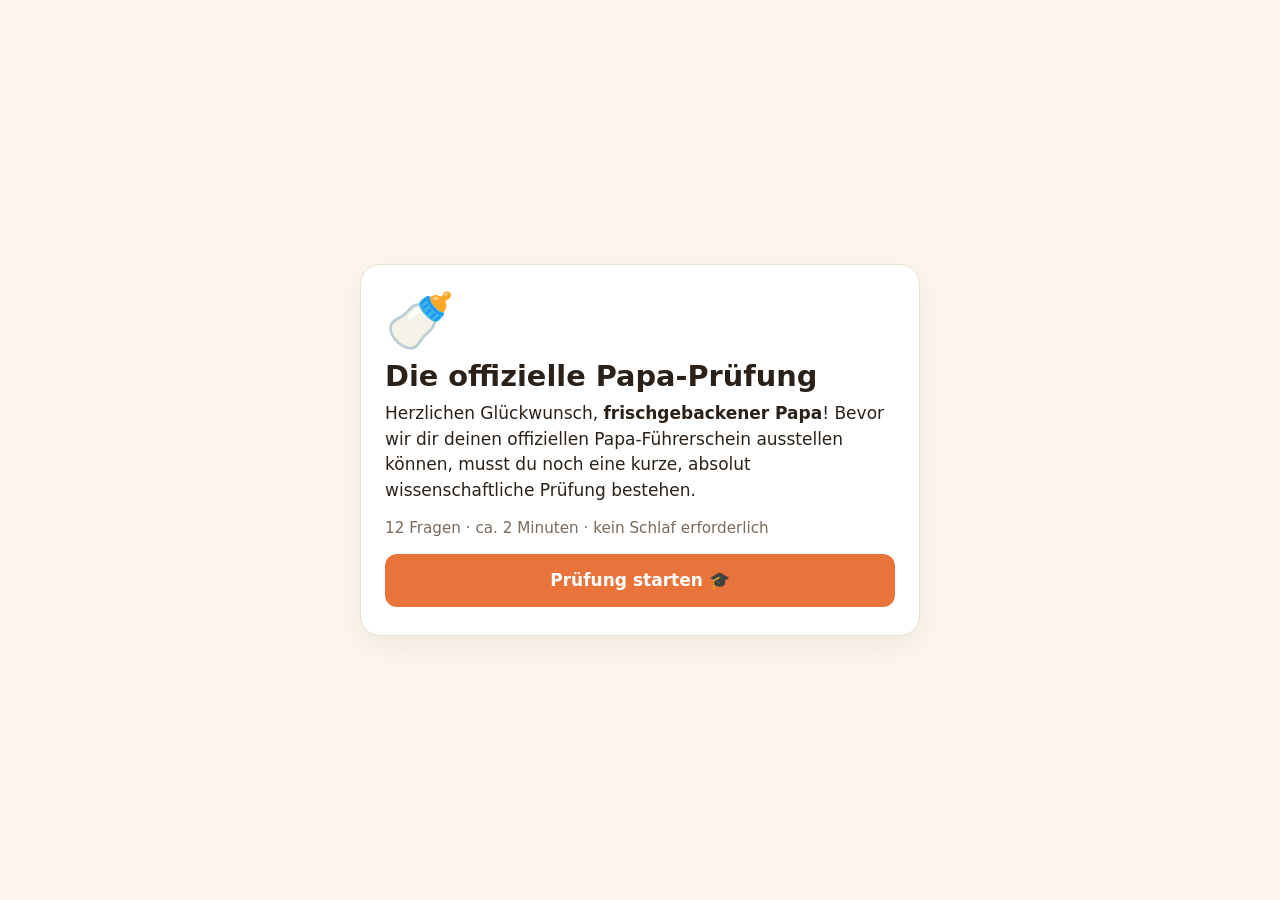
<file: papa-pruefung/index.html>
<!doctype html>
<html lang="de">
<head>
<meta charset="utf-8">
<meta name="viewport" content="width=device-width, initial-scale=1">
<title>Die offizielle Papa-Prüfung</title>
<meta property="og:title" content="Die offizielle Papa-Prüfung 🍼">
<meta property="og:description" content="12 Fragen. 2 Minuten. Am Ende gibt's den offiziellen Papa-Führerschein.">
<link rel="icon" href="data:image/svg+xml,<svg xmlns='http://www.w3.org/2000/svg' viewBox='0 0 100 100'><text y='.9em' font-size='90'>🍼</text></svg>">
<style>
  :root {
    --bg: #fdf6ec; --card: #ffffff; --ink: #2b2118; --muted: #7a6a5c;
    --accent: #e8743b; --accent-ink: #fff; --line: #eadfce; --good: #3f9b5f; --bad: #c9483b;
  }
  @media (prefers-color-scheme: dark) {
    :root { --bg: #1d1814; --card: #2a231d; --ink: #f5ece2; --muted: #b3a291; --line: #3d332a; --good: #5cc07e; --bad: #e0675a; }
  }
  * { box-sizing: border-box; }
  body {
    margin: 0; min-height: 100vh; background: var(--bg); color: var(--ink);
    font: 17px/1.5 system-ui, -apple-system, "Segoe UI", Roboto, sans-serif;
    display: flex; align-items: center; justify-content: center; padding: 16px;
  }
  .card {
    width: 100%; max-width: 560px; background: var(--card); border: 1px solid var(--line);
    border-radius: 20px; padding: 28px 24px; box-shadow: 0 10px 30px rgba(0,0,0,.06);
  }
  h1 { font-size: 1.8rem; margin: 0 0 8px; line-height: 1.2; }
  h2 { font-size: 1.3rem; margin: 0 0 18px; line-height: 1.3; }
  p { margin: 0 0 14px; }
  .muted { color: var(--muted); font-size: .95rem; }
  .big-emoji { font-size: 3.5rem; line-height: 1; margin-bottom: 10px; }
  button {
    font: inherit; cursor: pointer; border: none; border-radius: 12px;
    padding: 14px 18px; background: var(--accent); color: var(--accent-ink); font-weight: 600;
  }
  button:active { transform: scale(.98); }
  .options { display: grid; gap: 10px; }
  .opt {
    text-align: left; background: transparent; color: var(--ink); font-weight: 500;
    border: 2px solid var(--line); transition: border-color .15s, background .15s;
  }
  .opt:hover:not(:disabled) { border-color: var(--accent); }
  .opt:disabled { cursor: default; }
  .opt.picked { border-color: var(--accent); background: color-mix(in srgb, var(--accent) 12%, transparent); }
  .progress { height: 8px; background: var(--line); border-radius: 99px; overflow: hidden; margin-bottom: 18px; }
  .bar { height: 100%; background: var(--accent); transition: width .3s; }
  .meta { display: flex; justify-content: space-between; font-size: .85rem; color: var(--muted); margin-bottom: 6px; }
  .quip { margin-top: 16px; padding: 12px 14px; border-radius: 12px; background: var(--bg); display: none; }
  .next { margin-top: 16px; width: 100%; display: none; }
  .cert { border: 3px double var(--accent); border-radius: 14px; padding: 22px 18px; text-align: center; margin-bottom: 18px; }
  .cert .title { font-size: 1.5rem; font-weight: 800; color: var(--accent); margin: 6px 0; }
  .cert .score { font-size: 2.6rem; font-weight: 800; }
  .joke { background: var(--bg); border-radius: 12px; padding: 14px; margin-bottom: 18px; }
  .joke .label { font-size: .8rem; text-transform: uppercase; letter-spacing: .05em; color: var(--muted); margin-bottom: 4px; }
  .joke button { margin-top: 10px; padding: 8px 12px; font-size: .9rem; }
  .row { display: flex; gap: 10px; flex-wrap: wrap; }
  .row button { flex: 1; }
  .ghost { background: transparent; color: var(--ink); border: 2px solid var(--line); }
  .confetti { position: fixed; top: -20px; font-size: 22px; pointer-events: none; animation: fall linear forwards; }
  @keyframes fall { to { transform: translateY(110vh) rotate(720deg); } }
</style>
</head>
<body>
<main class="card" id="app"></main>

<script>
// ---------- EINSTELLUNGEN ----------
// Personalisieren per Link: ?name=Max&from=Thomas
const params = new URLSearchParams(location.search);
const DAD = params.get("name") || "frischgebackener Papa";
const FROM = params.get("from") || "deiner Familie";
// Jede Antwort: [Text, Punkte 0-3]. Nach der Antwort erscheint der Spruch (quip) – meist ein Witz aus dadjokes.txt.
const QUESTIONS = [
  { q: "3:14 Uhr nachts. Das Baby weint. Du…",
    o: [["…bist schon wach, bevor es überhaupt losgeht", 3],
        ["…wiegst es und summst Rockballaden aus den 90ern", 3],
        ["…erklärst ihm ganz ruhig die Vorteile von Schlaf. Mit Folien.", 2],
        ["…führst eine Tabelle über alle Schlafphasen seit der Geburt", 3]],
    quip: "Sie: “Heute Nacht werden die Uhren vorgestellt.” Er: “Ok! Darf ich vorstellen: Wecker! Wecker, das ist meine Frau!”" },
  { q: "Vervollständige den Papa-Witz: „Ich lese keine Bücher mehr über Nashörner…“",
    o: [["…die haben zu wenig Bilder.", 1],
        ["…die sind ziemlich schwer.", 3],
        ["…ich warte auf den Film.", 1],
        ["…die gehen immer gleich auf mich los.", 2]],
    quip: "Wenn du gerade gestöhnt hast: Es wirkt." },
  { q: "Dein Kind sagt: „Vater, ich bin hungrig.“ Du antwortest:",
    o: [["„Im Kühlschrank ist noch was.“", 0],
        ["„Hallo Hungrig, ich bin Vater.“", 3],
        ["„Ich auch.“", 1],
        ["„Dann mach ich uns was Schönes.“", 2]],
    quip: "Kind: “Papa, was ist das Beste an der Schweiz?” Vater: “Ich weiß es nicht, aber die Flagge ist ein großes Plus.”" },
  { q: "Windel-Explosion. Unterwegs. Kein Wickeltisch weit und breit. Du…",
    o: [["…wickelst auf dem Knie wie beim Boxenstopp in der Formel 1", 3],
        ["…hast natürlich Ersatzbody, Ersatzwindel und Ersatz-Ersatzbody dabei", 3],
        ["…verbrauchst 47 Feuchttücher, aber das Ergebnis kann sich sehen lassen", 2],
        ["…erklärst den Body offiziell zum Totalschaden", 2]],
    quip: "Profi-Tipp: Immer ein Ersatz-Outfit einpacken. Fürs Baby – und für dich." },
  { q: "Welches Geräusch machst du inzwischen beim Hinsetzen?",
    o: [["Keins, ich bin jung und gelenkig", 1],
        ["Ein dezentes „Uff“", 2],
        ["Ein langes „Ahhhhh“ wie eine Luftmatratze, die Luft verliert", 3],
        ["Hinsetzen? Dafür ist keine Zeit.", 2]],
    quip: "Vater: “Ich würde gerne ein paar Kilos verlieren. Aber ich verliere nie. Ich bin ein Gewinner!”" },
  { q: "Wie viele Babyfotos sind auf deinem Handy?",
    o: [["So… 20?", 0],
        ["Ein paar hundert", 1],
        ["Mein Handy sagt „Speicher voll“ und ich bereue nichts", 3],
        ["Ich habe mir extra ein zweites Handy gekauft", 3]],
    quip: "Was macht ein Fotograf im Gefängnis? Er entwickelt sich weiter." },
  { q: "Jemand hat die Heizung aufgedreht. Deine Reaktion:",
    o: [["Ist mir gar nicht aufgefallen", 1],
        ["Leichter Verdacht", 2],
        ["Volle Spurensicherung", 3],
        ["„Heizen wir jetzt die ganze Nachbarschaft mit?!“", 3]],
    quip: "Wohin soll man gehen, wenn einem kalt ist? In die Ecke, da sind 90 Grad." },
  { q: "Papa-Witz-Check: Was kommt aus einer defekten Kaffeemaschine?",
    o: [["Lauwarmes Wasser", 1],
        ["Ein Kaputtcino", 3],
        ["Nur noch Tränen", 2],
        ["Ein Anruf beim Kundendienst", 1]],
    quip: "Was trinken Führungskräfte? Leitungswasser." },
  { q: "Kinderwagen, Bettchen, Wickelkommode aufbauen. Und die Anleitung?",
    o: [["Zweimal gelesen, Schritt für Schritt befolgt", 2],
        ["Anleitung? Brauche ich nicht.", 2],
        ["Fertig aufgebaut. 6 Schrauben übrig. Passt schon.", 3],
        ["Aufgebaut, dreimal nachgezogen und mit einem Sack Kartoffeln probegefahren", 3]],
    quip: "Wisst ihr was der Hammer ist? – Ein Werkzeug." },
  { q: "Das Baby schläft endlich. Was machst du?",
    o: [["Auch schlafen, wie ein vernünftiger Mensch", 2],
        ["Danebenstehen und kontrollieren, ob es atmet", 3],
        ["Endlich den kalten Kaffee von heute Morgen trinken", 3],
        ["Wäsche. So. Viel. Wäsche.", 2]],
    quip: "Egal, wie gut du schläfst: Albert schläft wie Einstein." },
  { q: "Wie beruhigst du das Baby am schnellsten?",
    o: [["Schaukeln, bis mir selbst schwindelig ist", 3],
        ["Föhn an – wirkt Wunder", 2],
        ["Leise singen, notfalls ohne Text", 3],
        ["Papa-Witze erzählen, bis es aus Protest einschläft", 3]],
    quip: "Warum summen Bienen? Weil sie den Text nicht kennen." },
  { q: "Letzte Frage: Wie geht's dir, Papa?",
    o: [["Müde", 1],
        ["Sehr müde", 2],
        ["Was ist Schlaf?", 3],
        ["Ehrlich? So glücklich wie noch nie 🥹", 3]],
    quip: "Alle Antworten sind richtig. Du machst das großartig. (Und jetzt trink mal ein Glas Wasser.)" },
];

const MAX = QUESTIONS.reduce((s, q) => s + Math.max(...q.o.map(o => o[1])), 0);

const RANKS = [
  { min: 0,  emoji: "🐣", title: "Papa mit Lernerlaubnis",   text: "Das Herz ist schon voll dabei – an den Papa-Witzen arbeiten wir noch." },
  { min: 40, emoji: "🧢", title: "Zertifizierter Papa",      text: "Solide Grundlage. Papa-Witze erkannt. Heizungs-Sinn in Entwicklung." },
  { min: 65, emoji: "🩴", title: "Socken-in-Sandalen-Profi", text: "Du stöhnst beim Hinsetzen, du schaukelst, du witzelst. Die Verwandlung ist fast abgeschlossen." },
  { min: 85, emoji: "👑", title: "Großmeister aller Papas",  text: "Legendär. Dein Kind hat großes Glück – und keine Chance gegen deine Witze." },
];

// ---------- WITZE AUS dadjokes.txt ----------
function parseJokes(t) {
  const out = [], seen = new Set();
  for (let l of t.split(/\r?\n/).map(l => l.trim()).filter(Boolean)) {
    // Zeile, die klein oder mit Gedankenstrich beginnt = Fortsetzung des vorherigen Witzes
    if (out.length && /^[a-zäöüß]/.test(l)) { out[out.length - 1] += l; continue; }
    if (out.length && /^[—–]/.test(l)) { out[out.length - 1] += " " + l; continue; }
    out.push(l.replace(/^[.\s]+/, ""));
  }
  return out.filter(l => /[?!.:“”"]/.test(l))          // Überschriften ohne Satzzeichen raus
    .filter(l => { const k = l.toLowerCase().replace(/[^a-zäöüß]/g, ""); return !seen.has(k) && seen.add(k); });
}

// Bonus-Witze am Ende: aus dadjokes.txt. Falls die Datei nicht lädt (z. B. lokal geöffnet), diese hier:
let JOKES = [
  "Was ist orange und läuft durch den Wald? Eine Wanderine.",
  "Geht ein Cowboy zum Friseur. Kommt wieder raus. Pony weg.",
  "Wie heißt ein Ritter ohne Helm? – Willhelm.",
];
fetch("dadjokes.txt").then(r => r.ok ? r.text() : "").then(t => {
  const lines = parseJokes(t);
  if (lines.length) JOKES = lines;
}).catch(() => {});

// ---------- APP ----------
const app = document.getElementById("app");
let i = 0, score = 0;

function start() {
  app.innerHTML = `
    <div class="big-emoji">🍼</div>
    <h1>Die offizielle Papa-Prüfung</h1>
    <p>Herzlichen Glückwunsch, <b>${esc(DAD)}</b>! Bevor wir dir deinen offiziellen
       Papa-Führerschein ausstellen können, musst du noch eine kurze, absolut wissenschaftliche Prüfung bestehen.</p>
    <p class="muted">12 Fragen · ca. 2 Minuten · kein Schlaf erforderlich</p>
    <button id="go" style="width:100%">Prüfung starten 🎓</button>`;
  document.getElementById("go").onclick = () => { i = 0; score = 0; show(); };
}

function show() {
  const q = QUESTIONS[i];
  app.innerHTML = `
    <div class="meta"><span>Frage ${i + 1} / ${QUESTIONS.length}</span><span>Papa-Punkte: ${score}</span></div>
    <div class="progress"><div class="bar" style="width:${(i / QUESTIONS.length) * 100}%"></div></div>
    <h2>${esc(q.q)}</h2>
    <div class="options">${q.o.map((o, k) => `<button class="opt" data-k="${k}">${esc(o[0])}</button>`).join("")}</div>
    <div class="quip" id="quip">${esc(q.quip)}</div>
    <button class="next" id="next">${i < QUESTIONS.length - 1 ? "Nächste Frage →" : "Papa-Führerschein abholen 🏆"}</button>`;
  app.querySelectorAll(".opt").forEach(b => b.onclick = () => pick(b));
  document.getElementById("next").onclick = () => (++i < QUESTIONS.length ? show() : result());
}

function pick(btn) {
  score += QUESTIONS[i].o[+btn.dataset.k][1];
  btn.classList.add("picked");
  app.querySelectorAll(".opt").forEach(b => b.disabled = true);
  document.getElementById("quip").style.display = "block";
  document.getElementById("next").style.display = "block";
}

function result() {
  const pct = Math.round((score / MAX) * 100);
  const r = [...RANKS].reverse().find(r => pct >= r.min);
  const date = new Date().toLocaleDateString("de-DE", { year: "numeric", month: "long", day: "numeric" });
  const n = new Date(), p = v => String(v).padStart(2, "0");
  const num = `${n.getFullYear()}${p(n.getMonth() + 1)}${p(n.getDate())}-${p(n.getHours())}${p(n.getMinutes())}${p(n.getSeconds())}`;
  // Führerschein schon jetzt als Bild erzeugen, damit "Teilen" sofort reagiert (wichtig für iPhone)
  licenseFile = null;
  makeLicense({ num, emoji: r.emoji, name: DAD, title: r.title, pct, text: r.text, date, from: FROM })
    .then(b => { if (b) licenseFile = new File([b], "papa-fuehrerschein.png", { type: "image/png" }); })
    .catch(() => {});
  app.innerHTML = `
    <div class="cert">
      <div class="muted">Offizieller Papa-Führerschein · Nr. ${num}</div>
      <div class="big-emoji" style="margin-top:10px">${r.emoji}</div>
      <div><b>${esc(DAD)}</b> ist hiermit offiziell anerkannt als</div>
      <div class="title">${esc(r.title)}</div>
      <div class="score">${pct}%</div>
      <p class="muted">${esc(r.text)}</p>
      <p class="muted" style="margin:0">Ausgestellt am ${date} von ${esc(FROM)} ❤️</p>
    </div>
    <div class="joke">
      <div class="label">Dein Bonus-Papa-Witz</div>
      <div id="jokeText"></div>
      <button class="ghost" id="moreJoke">Noch einer 🔁</button>
    </div>
    <div class="row">
      <button id="shareBtn">Führerschein teilen 📲</button>
      <button class="ghost" id="retry">Nochmal</button>
    </div>`;
  let last = -1;
  const nextJoke = () => {
    let k; do { k = Math.floor(Math.random() * JOKES.length); } while (JOKES.length > 1 && k === last);
    last = k; document.getElementById("jokeText").textContent = JOKES[k];
  };
  nextJoke();
  document.getElementById("moreJoke").onclick = nextJoke;
  document.getElementById("shareBtn").onclick = () => share(pct, r.title);
  document.getElementById("retry").onclick = start;
  confetti();
}

let licenseFile = null;

async function share(pct, title) {
  const text = `Ich habe ${pct}% in der offiziellen Papa-Prüfung geschafft und bin jetzt offiziell „${title}“ 🍼`;
  const file = licenseFile;
  try {
    if (file && navigator.canShare && navigator.canShare({ files: [file] })) {
      // Handy: Bild + Text direkt an WhatsApp & Co.
      await navigator.share({ files: [file], title: "Mein Papa-Führerschein", text });
    } else if (file) {
      // Computer: Bild herunterladen
      const a = document.createElement("a");
      a.href = URL.createObjectURL(file); a.download = file.name;
      document.body.appendChild(a); a.click(); a.remove();
      try { await navigator.clipboard.writeText(text); } catch {}
      alert("Dein Führerschein wurde als Bild gespeichert – jetzt kannst du ihn verschicken!");
    } else if (navigator.share) {
      await navigator.share({ title: "Die offizielle Papa-Prüfung", text, url: location.href });
    }
  } catch {}
}

// Zeichnet den Führerschein als Bild (1080×1350, passt gut für WhatsApp/Instagram)
function makeLicense(d) {
  const W = 1080, H = 1350, c = document.createElement("canvas");
  c.width = W; c.height = H;
  const x = c.getContext("2d");
  const F = 'system-ui, -apple-system, "Segoe UI", Roboto, sans-serif';
  const box = (px, py, w, h, rad) => { x.beginPath(); x.roundRect ? x.roundRect(px, py, w, h, rad) : x.rect(px, py, w, h); };

  x.fillStyle = "#fdf6ec"; x.fillRect(0, 0, W, H);
  box(60, 60, W - 120, H - 120, 40); x.fillStyle = "#fff"; x.fill();
  x.strokeStyle = "#e8743b"; x.lineWidth = 10; x.stroke();
  box(88, 88, W - 176, H - 176, 28); x.lineWidth = 3; x.stroke();

  x.textAlign = "center"; x.textBaseline = "alphabetic";
  // Text zentriert; wird kleiner, falls er zu breit ist
  const line = (s, y, size, color, weight = 400) => {
    do { x.font = `${weight} ${size}px ${F}`; size -= 2; } while (x.measureText(s).width > 860 && size > 20);
    x.fillStyle = color; x.fillText(s, W / 2, y);
  };
  // Mehrzeiliger Text
  const para = (s, y, size, color, lh) => {
    x.font = `400 ${size}px ${F}`; x.fillStyle = color;
    let cur = "";
    for (const w of s.split(" ")) {
      if (x.measureText(cur + w).width > 820 && cur) { x.fillText(cur.trim(), W / 2, y); y += lh; cur = ""; }
      cur += w + " ";
    }
    x.fillText(cur.trim(), W / 2, y);
  };

  line(`Offizieller Papa-Führerschein · Nr. ${d.num}`, 190, 36, "#7a6a5c");
  line(d.emoji, 380, 170, "#2b2118");
  line(d.name, 510, 64, "#2b2118", 700);
  line("ist hiermit offiziell anerkannt als", 580, 38, "#7a6a5c");
  line(d.title, 690, 78, "#e8743b", 800);
  line(`${d.pct}%`, 880, 160, "#2b2118", 800);
  para(d.text, 980, 36, "#7a6a5c", 50);
  line(`Ausgestellt am ${d.date}`, 1170, 34, "#7a6a5c");
  line(`von ${d.from} ❤️`, 1220, 34, "#7a6a5c");

  return new Promise(res => c.toBlob(res, "image/png"));
}

function confetti() {
  const bits = ["🍼", "🎉", "👶", "🧦", "⭐", "🎊"];
  for (let n = 0; n < 40; n++) {
    const s = document.createElement("span");
    s.className = "confetti";
    s.textContent = bits[n % bits.length];
    s.style.left = Math.random() * 100 + "vw";
    s.style.animationDuration = 2 + Math.random() * 2 + "s";
    s.style.animationDelay = Math.random() * .8 + "s";
    document.body.appendChild(s);
    setTimeout(() => s.remove(), 5000);
  }
}

function esc(s) { return String(s).replace(/[&<>"']/g, c => ({ "&": "&amp;", "<": "&lt;", ">": "&gt;", '"': "&quot;", "'": "&#39;" }[c])); }

start();
</script>
</body>
</html>
</file>
